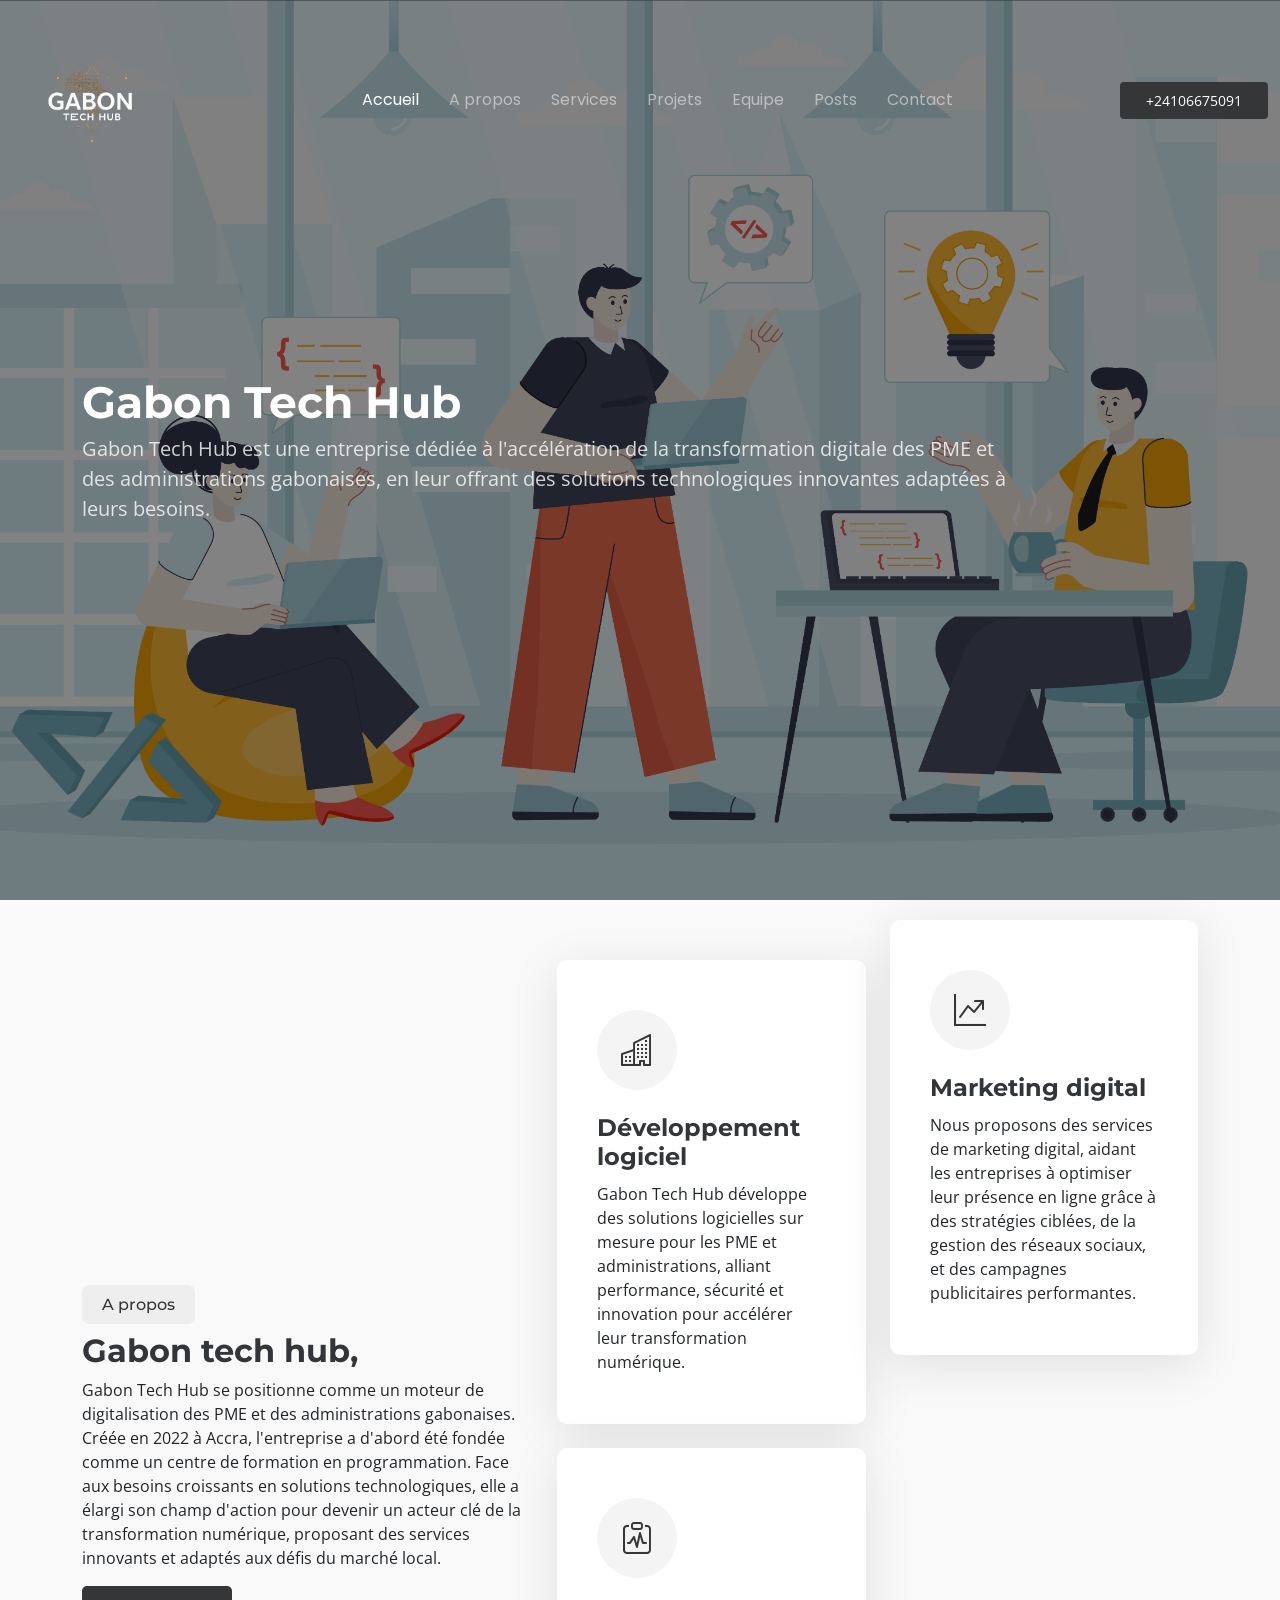
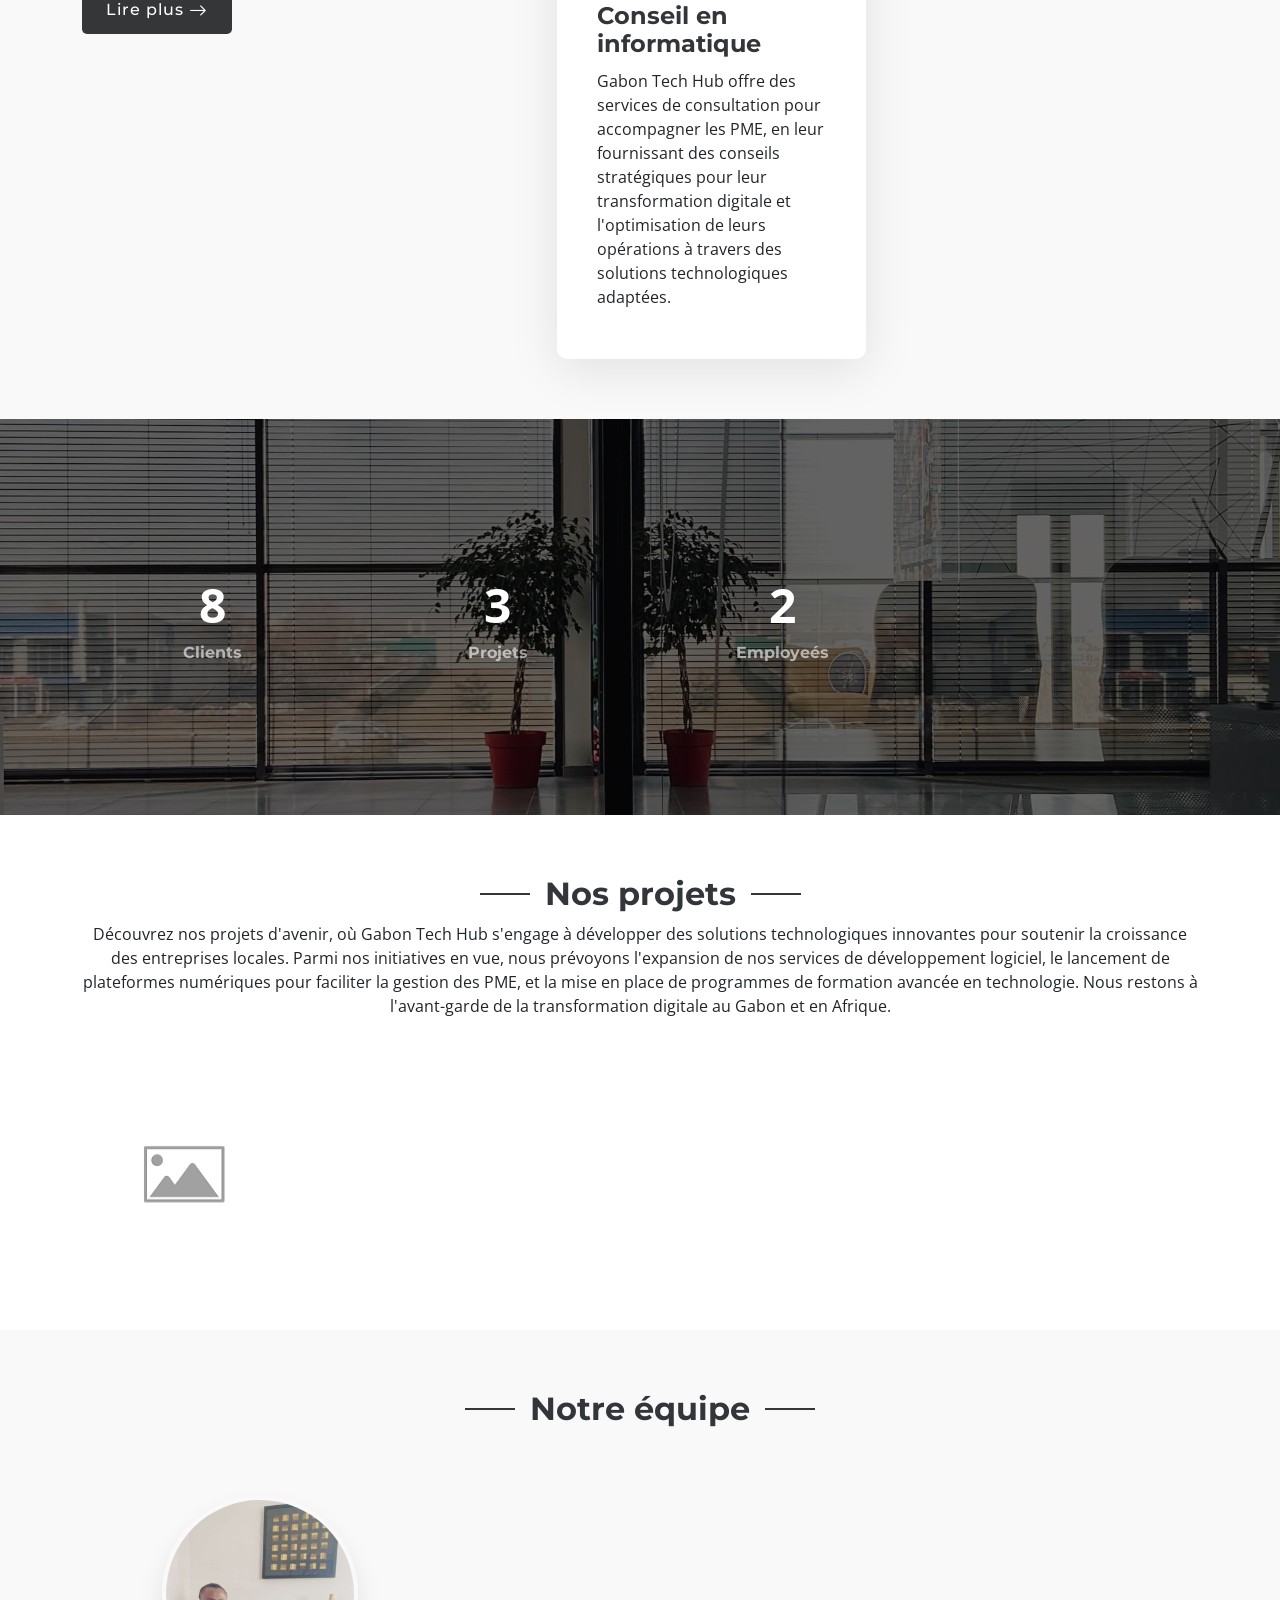
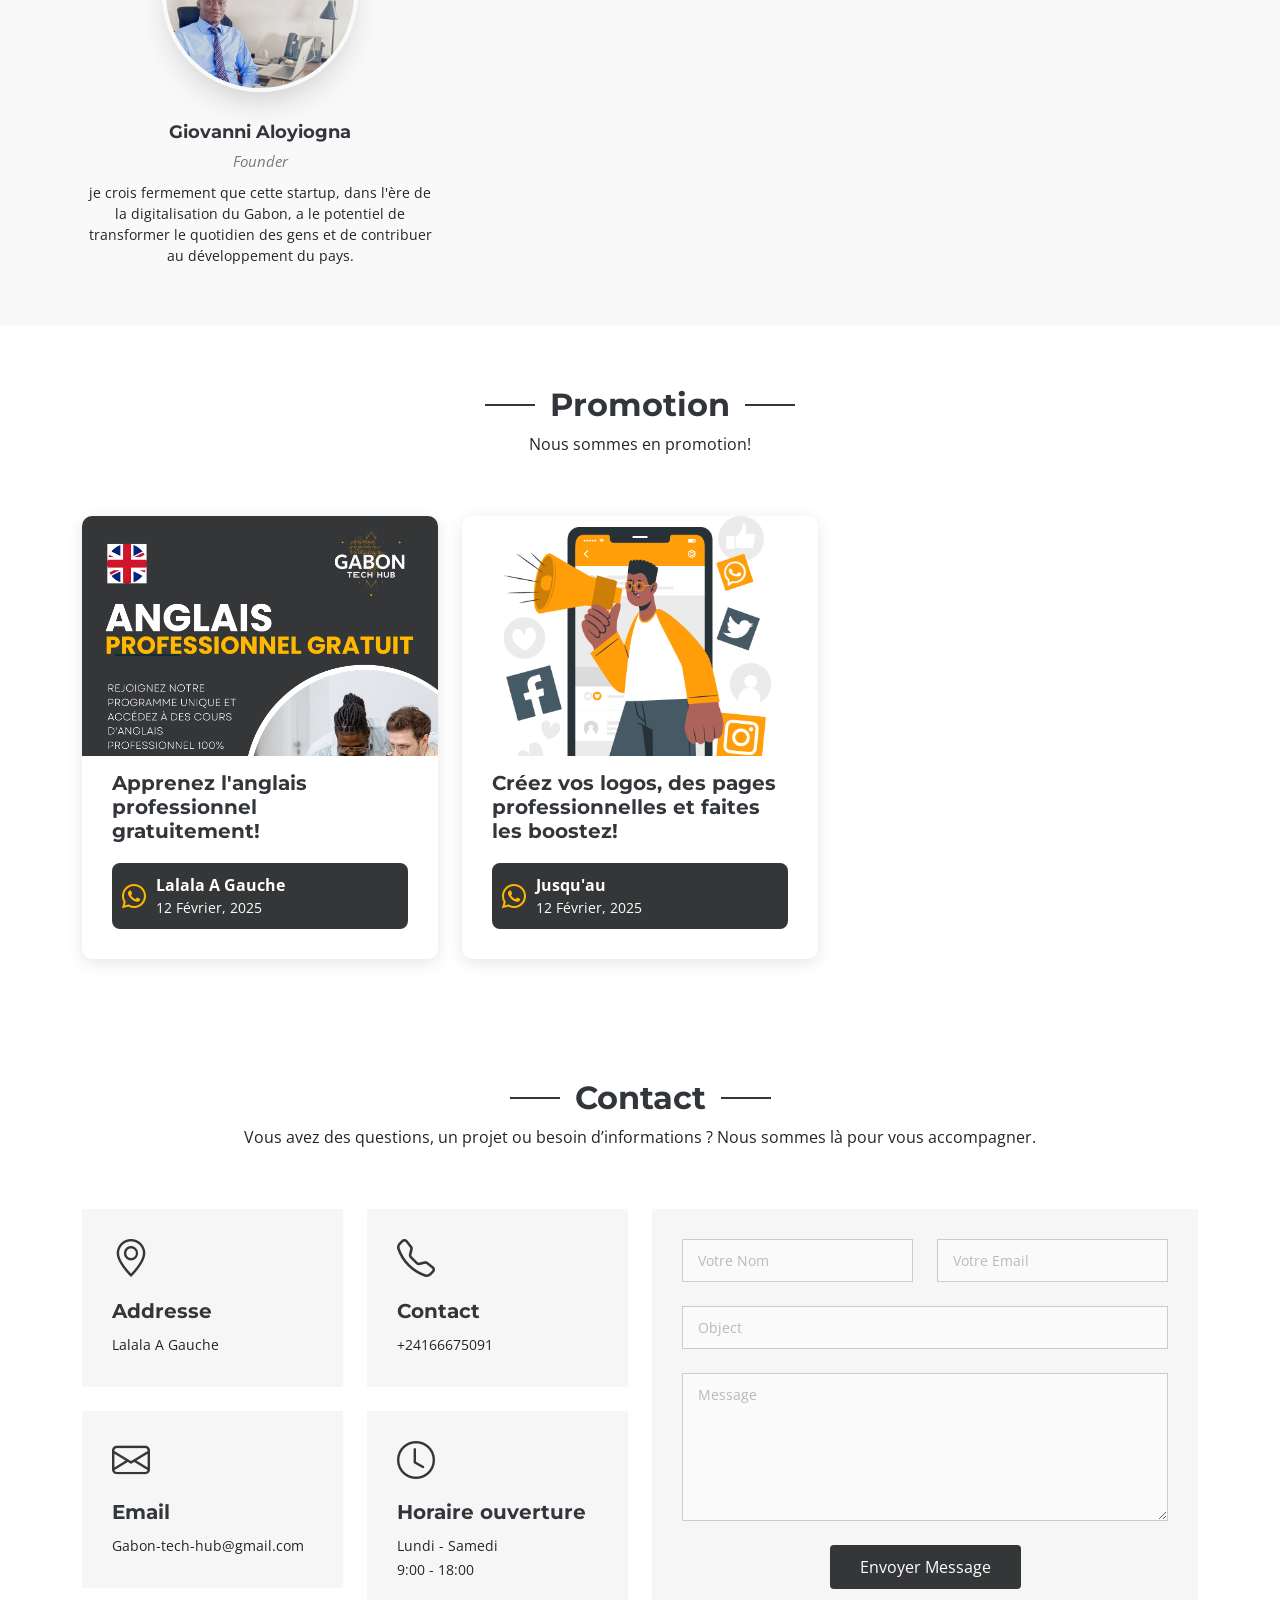
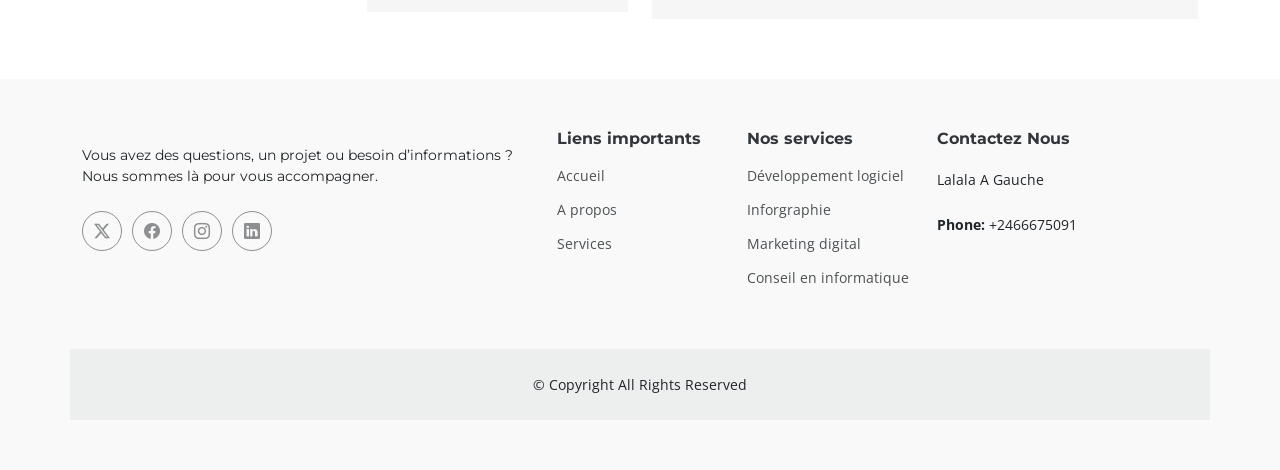
<file: index.html>
<!DOCTYPE html>
<html lang="en">
  <head>
    <meta charset="utf-8" />
    <meta content="width=device-width, initial-scale=1.0" name="viewport" />
    <title>Gabon tech hub</title>
    <meta name="description" content="" />
    <meta name="keywords" content="" />

    <!-- Favicons -->
    <link href="assets/img/favicon.png" rel="icon" />
    <link href="assets/img/apple-touch-icon.png" rel="apple-touch-icon" />

    <!-- Fonts -->
    <link href="https://fonts.googleapis.com" rel="preconnect" />
    <link href="https://fonts.gstatic.com" rel="preconnect" crossorigin />
    <link
      href="https://fonts.googleapis.com/css2?family=Open+Sans:ital,wght@0,300;0,400;0,500;0,600;0,700;0,800;1,300;1,400;1,500;1,600;1,700;1,800&family=Montserrat:ital,wght@0,100;0,200;0,300;0,400;0,500;0,600;0,700;0,800;0,900;1,100;1,200;1,300;1,400;1,500;1,600;1,700;1,800;1,900&family=Poppins:ital,wght@0,100;0,200;0,300;0,400;0,500;0,600;0,700;0,800;0,900;1,100;1,200;1,300;1,400;1,500;1,600;1,700;1,800;1,900&display=swap"
      rel="stylesheet"
    />

    <!-- Vendor CSS Files -->
    <link
      href="assets/vendor/bootstrap/css/bootstrap.min.css"
      rel="stylesheet"
    />
    <link
      href="assets/vendor/bootstrap-icons/bootstrap-icons.css"
      rel="stylesheet"
    />
    <link href="assets/vendor/aos/aos.css" rel="stylesheet" />
    <link
      href="assets/vendor/glightbox/css/glightbox.min.css"
      rel="stylesheet"
    />
    <link href="assets/vendor/swiper/swiper-bundle.min.css" rel="stylesheet" />

    <!-- Main CSS File -->
    <link href="assets/css/main.css" rel="stylesheet" />
    <style>
      .d-flex a:hover {
        color: #0d6efd; /* Change icon color on hover */
        transform: scale(1.1); /* Slight zoom effect */
        transition: 0.3s ease-in-out;
      }
    </style>
    
    <!-- =======================================================
  * Template Name: Append
  * Template URL: https://bootstrapmade.com/append-bootstrap-website-template/
  * Updated: Aug 07 2024 with Bootstrap v5.3.3
  * Author: BootstrapMade.com
  * License: https://bootstrapmade.com/license/
  ======================================================== -->
  </head>

  <body class="index-page">
    <header id="header" class="header d-flex align-items-center fixed-top">
      <div
        class="container-fluid position-relative d-flex align-items-center justify-content-between"
      >
        <a
          href="index.html"
          class="logo d-flex align-items-center me-auto me-xl-0"
        >
          <!-- Uncomment the line below if you also wish to use an image logo -->
          <img
            src="./assets/img/logo2.png"
            alt=""
            srcset=""
            class="img-fluid"
            style="
              max-width: 100%;
              max-height: 100%;
              width: 10rem;
              height: 10rem;
            "
          />
        </a>

        <nav id="navmenu" class="navmenu">
          <ul>
            <li><a href="index.html#hero" class="active">Accueil</a></li>
            <li><a href="index.html#about">A propos</a></li>
            <li><a href="index.html#services">Services</a></li>
            <li><a href="index.html#portfolio">Projets</a></li>
            <!-- <li><a href="index.html#pricing">Pricing</a></li> -->
            <li><a href="index.html#team">Equipe</a></li>
            <li><a href="#">Posts</a></li>
            <!-- <li class="dropdown">
              <a href="#"
                ><span>Dropdown</span>
                <i class="bi bi-chevron-down toggle-dropdown"></i
              ></a>
              <ul>
                <li><a href="#">Dropdown 1</a></li>
                <li class="dropdown">
                  <a href="#"
                    ><span>Deep Dropdown</span>
                    <i class="bi bi-chevron-down toggle-dropdown"></i
                  ></a>
                  <ul>
                    <li><a href="#">Deep Dropdown 1</a></li>
                    <li><a href="#">Deep Dropdown 2</a></li>
                    <li><a href="#">Deep Dropdown 3</a></li>
                    <li><a href="#">Deep Dropdown 4</a></li>
                    <li><a href="#">Deep Dropdown 5</a></li>
                  </ul>
                </li>
                <li><a href="#">Dropdown 2</a></li>
                <li><a href="#">Dropdown 3</a></li>
                <li><a href="#">Dropdown 4</a></li>
              </ul>
            </li> -->
            <li><a href="index.html#contact">Contact</a></li>
          </ul>
          <i class="mobile-nav-toggle d-xl-none bi bi-list"></i>
        </nav>

        <a class="btn-getstarted" href="https://wa.me/24166675091" target="_blank">+24106675091</a>
      </div>
    </header>

    <main class="main">
      <!-- Hero Section -->
      <section id="hero" class="hero section dark-background">
        <img src="assets/img/developers-team.webp" alt="" data-aos="fade-in" />

        <div class="container">
          <div class="row">
            <div class="col-lg-10">
              <h2 data-aos="fade-up" data-aos-delay="100">Gabon Tech Hub</h2>
              <p data-aos="fade-up" data-aos-delay="200">
                Gabon Tech Hub est une entreprise dédiée à l'accélération de la
                transformation digitale des PME et des administrations
                gabonaises, en leur offrant des solutions technologiques
                innovantes adaptées à leurs besoins.
              </p>
            </div>

            <div class="col-lg-5" data-aos="fade-up" data-aos-delay="300">
              
              <!-- <form
                action="forms/newsletter.php"
                method="post"
                class="php-email-form"
              >
                <div class="sign-up-form">
                  <input type="email" name="email" /><input
                    type="submit"
                    value="Subscribe"
                  />
                </div>
                <div class="loading">Loading</div>
                <div class="error-message"></div>
                <div class="sent-message">
                  Your subscription request has been sent. Thank you!
                </div>
              </form> -->
            </div>
          </div>
        </div>
      </section>
      <!-- /Hero Section -->

      <!-- Clients Section -->
     
      <!-- /Clients Section -->

      <!-- About Section -->
      <section id="about" class="about section light-background">
        <div class="container" data-aos="fade-up" data-aos-delay="100">
          <div class="row align-items-xl-center gy-5">
            <div class="col-xl-5 content">
              <h3>A propos</h3>
              <h2>Gabon tech hub,</h2>
              <p data-aos="fade-up" data-aos-delay="200">
                Gabon Tech Hub se positionne comme un moteur de digitalisation des PME et des administrations gabonaises. Créée en 2022 à Accra, l'entreprise a d'abord été fondée comme un centre de formation en programmation. Face aux besoins croissants en solutions technologiques, elle a élargi son champ d'action pour devenir un acteur clé de la transformation numérique, proposant des services innovants et adaptés aux défis du marché local.
              </p>
              
              <a href="#" class="read-more"
                ><span>Lire plus</span><i class="bi bi-arrow-right"></i
              ></a>
            </div>

            <div class="col-xl-7">
              <div class="row gy-4 icon-boxes">
                <div class="col-md-6" data-aos="fade-up" data-aos-delay="200">
                  <div class="icon-box">
                    <i class="bi bi-buildings"></i>
                    <h3>Développement logiciel</h3>
                    <p>
                      Gabon Tech Hub développe des solutions logicielles sur mesure pour les PME et administrations, alliant performance, 
                      sécurité et innovation pour accélérer leur transformation numérique.
                    </p>
                  </div>
                </div>
                <!-- End Icon Box -->

                <div class="col-md-6" data-aos="fade-up" data-aos-delay="300">
                  <div class="icon-box">
                    
                    <i class="bi bi-graph-up-arrow"></i>
                    <h3>Marketing digital</h3>
                    <p>
                      Nous proposons des services de marketing digital, aidant les entreprises à optimiser leur présence en ligne grâce à des stratégies ciblées, de la gestion des réseaux sociaux, et des campagnes publicitaires performantes.
                    </p>
                  </div>
                </div>
                <!-- End Icon Box -->

                <!-- <div class="col-md-6" data-aos="fade-up" data-aos-delay="400">
                  <div class="icon-box">
                    <i class="bi bi-command"></i>
                    <h3>Veniam omnis</h3>
                    <p>
                      Omnis perferendis molestias culpa sed. Recusandae quas
                      possimus. Quod consequatur corrupti
                    </p>
                  </div>
                </div> -->
                <!-- End Icon Box -->

                <div class="col-md-6" data-aos="fade-up" data-aos-delay="500">
                  <div class="icon-box">
                    <i class="bi bi-clipboard-pulse"></i>
                    <h3>Conseil en informatique</h3>
                    <p>
                      Gabon Tech Hub offre des services de consultation pour accompagner les PME, en leur fournissant des conseils stratégiques pour leur transformation digitale et l'optimisation de leurs opérations à travers des solutions technologiques adaptées.
                    </p>
                  </div>
                </div>
                <!-- End Icon Box -->
              </div>
            </div>
          </div>
        </div>
      </section>
      <!-- /About Section -->

      <!-- Stats Section -->
      <section id="stats" class="stats section dark-background">
        <img src="assets/img/stats-bg.jpg" alt="" data-aos="fade-in" />

        <div
          class="container position-relative"
          data-aos="fade-up"
          data-aos-delay="100"
        >
          <div class="row gy-4">
            <div class="col-lg-3 col-md-6">
              <div class="stats-item text-center w-100 h-100">
                <span
                  data-purecounter-start="0"
                  data-purecounter-end="10"
                  data-purecounter-duration="1"
                  class="purecounter"
                ></span>
                <p>Clients</p>
              </div>
            </div>
            <!-- End Stats Item -->

            <div class="col-lg-3 col-md-6">
              <div class="stats-item text-center w-100 h-100">
                <span
                  data-purecounter-start="0"
                  data-purecounter-end="4"
                  data-purecounter-duration="1"
                  class="purecounter"
                ></span>
                <p>Projets</p>
              </div>
            </div>
            <!-- End Stats Item -->

            
            <!-- End Stats Item -->

            <div class="col-lg-3 col-md-6">
              <div class="stats-item text-center w-100 h-100">
                <span
                  data-purecounter-start="0"
                  data-purecounter-end="3"
                  data-purecounter-duration="1"
                  class="purecounter"
                ></span>
                <p>Employeés</p>
              </div>
            </div>
            <!-- End Stats Item -->
          </div>
        </div>
      </section>
      <!-- /Stats Section -->


    

      <!-- Portfolio Section -->
      <section id="portfolio" class="portfolio section">
        <!-- Section Title -->
        <div class="container section-title" data-aos="fade-up">
          <h2>Nos projets</h2>
          <p>
            Découvrez nos projets d'avenir, où Gabon Tech Hub s'engage à développer des solutions technologiques innovantes pour soutenir la croissance des entreprises locales. Parmi nos initiatives en vue, nous prévoyons l'expansion de nos services de développement logiciel, le lancement de plateformes numériques pour faciliter la gestion des PME, et la mise en place de programmes de formation avancée en technologie.
             Nous restons à l'avant-garde de la transformation digitale au Gabon et en Afrique.
          </p>
        </div>
        <!-- End Section Title -->

        <div class="container">
          <div
            class="isotope-layout"
            data-default-filter="*"
            data-layout="masonry"
            data-sort="original-order"
          >
            <!-- <ul
              class="portfolio-filters isotope-filters"
              data-aos="fade-up"
              data-aos-delay="100"
            >
              <li data-filter="*" class="filter-active">All</li>
              <li data-filter=".filter-app">App</li>
              <li data-filter=".filter-product">Card</li>
              <li data-filter=".filter-branding">Web</li>
            </ul> -->
            <!-- End Portfolio Filters -->

            <div
              class="row gy-4 isotope-container"
              data-aos="fade-up"
              data-aos-delay="200"
            >
             
              

            

            


            



              <div
                class="col-lg-4 col-md-6 portfolio-item isotope-item filter-branding"
              >
                <img
                  src="assets/img/projet.png"
                  class="img-fluid"
                  alt=""
                />
                <div class="portfolio-info">
                  <h4>Lancement bientôt</h4>
<p>Une application innovante qui va améliorer le quotidien des apprenants.</p>

                  <!-- <a
                    href="assets/img/masonry-portfolio/masonry-portfolio-9.jpg"
                    title="Branding 2"
                    data-gallery="portfolio-gallery-branding"
                    class="glightbox preview-link"
                    ><i class="bi bi-zoom-in"></i
                  ></a> -->
                  <!-- <a
                    href="portfolio-details.html"
                    title="More Details"
                    class="details-link"
                    ><i class="bi bi-link-45deg"></i
                  ></a> -->
                </div>
              </div>
              <!-- End Portfolio Item -->
            </div>
            <!-- End Portfolio Container -->
          </div>
        </div>
      </section>
      <!-- /Portfolio Section -->

    

    

      <!-- Team Section -->
      <section id="team" class="team section light-background">
        <!-- Section Title -->
        <div class="container section-title" data-aos="fade-up">
          <h2>Notre équipe</h2>
          <!-- <p>
            Necessitatibus eius consequatur ex aliquid fuga eum quidem sint
            consectetur velit
          </p> -->
        </div>
        <!-- End Section Title -->

        <div class="container">
          <div class="row gy-5">
            <div
              class="col-lg-4 col-md-6 member"
              data-aos="fade-up"
              data-aos-delay="100"
            >
              <div class="member-img">
                <img
                  src="assets/img/team/Gio.jpeg"
                  class="img-fluid"
                  alt=""
                />
                <div class="social">
                  <a href="#"><i class="bi bi-twitter-x"></i></a>
                  <a href="#"><i class="bi bi-facebook"></i></a>
                  <a href="#"><i class="bi bi-instagram"></i></a>
                  <a href="#"><i class="bi bi-linkedin"></i></a>
                </div>
              </div>
              <div class="member-info text-center">
                <h4>Giovanni Aloyiogna</h4>
                <span>Founder</span>
                <p>
                  je crois fermement que cette startup, dans l'ère de la digitalisation du Gabon, a le potentiel de transformer le quotidien des gens et de contribuer au développement du pays.
                </p>
              </div>
            </div>
            <!-- End Team Member -->

            <!-- <div
              class="col-lg-4 col-md-6 member"
              data-aos="fade-up"
              data-aos-delay="200"
            >
              <div class="member-img">
                <img
                  src="assets/img/team/team-2.jpg"
                  class="img-fluid"
                  alt=""
                />
                <div class="social">
                  <a href="#"><i class="bi bi-twitter-x"></i></a>
                  <a href="#"><i class="bi bi-facebook"></i></a>
                  <a href="#"><i class="bi bi-instagram"></i></a>
                  <a href="#"><i class="bi bi-linkedin"></i></a>
                </div>
              </div>
              <div class="member-info text-center">
                <h4>Sarah Jhonson</h4>
                <span>Product Manager</span>
                <p>
                  Labore ipsam sit consequatur exercitationem rerum laboriosam
                  laudantium aut quod dolores exercitationem ut
                </p>
              </div>
            </div> -->
            <!-- End Team Member -->

           
            

           
            <!-- End Team Member -->
          </div>
        </div>
      </section>
      <!-- /Team Section -->

      

    

      <!-- Recent Posts Section -->
      <section id="recent-posts" class="recent-posts section">
        <!-- Section Title -->
        <div class="container section-title" data-aos="fade-up">
          <h2>Promotion</h2>
          <p>
           Nous sommes en promotion!
          </p>
        </div>

        
        <div class="container ">
          <div class="row">
            
  
              <div class="col-lg-4">
                <article>
    
                  <div class="post-img">
                    <img src="assets/img/anglais.png" alt="" class="img-fluid">
                  </div>
    
                
    
                  <h2 class="title">
                    <a href="">Apprenez l'anglais professionnel gratuitement!</a>
                  </h2>
    
                  <div class="d-flex align-items-center" style="background-color:  #353638; border-radius: 8px; padding: 10px; gap: 10px;">
                    
                    <a href="https://wa.me/24166675091" target="_blank" style="text-decoration: none; color:  #ffb801; font-size: 1.5rem;">
                      <i class="bi bi-whatsapp"></i>
                    </a>
                    <div class="post-meta" style="color: #fff;">
                      <p class="post-author" style="margin: 0; font-weight: bold;">Lalala A Gauche</p>
                      <p class="post-date" style="margin: 0; font-size: 0.9rem;">
                        <time datetime="2022-01-01" style="color: #fff;">12 Février, 2025</time>
                      </p>
                    </div>
                  </div>
                  
    
                </article>
              </div><!-- End post list item -->
    
            
    
              <div class="col-lg-4">
                <article>
    
                  <div class="post-img">
                    <img src="assets/img/boost1.png" alt="" class="img-fluid">
                  </div>
    
                
    
                  <h2 class="title">
                    <a href="">Créez vos logos, des pages professionnelles et faites les boostez!</a>
                  </h2>
    
                  <div class="d-flex align-items-center" style="background-color:  #353638; border-radius: 8px; padding: 10px; gap: 10px;">
                    
                    <a href="https://wa.me/24166675091" target="_blank" style="text-decoration: none; color:  #ffb801; font-size: 1.5rem;">
                      <i class="bi bi-whatsapp"></i>
                    </a>
                    <div class="post-meta" style="color: #fff;">
                      <p class="post-author" style="margin: 0; font-weight: bold;">Jusqu'au</p>
                      <p class="post-date" style="margin: 0; font-size: 0.9rem;">
                        <time datetime="2022-01-01" style="color: #fff;">12 Février, 2025</time>
                      </p>
                    </div>
                  </div>
                  
    
                </article>
              </div><!-- End post list item -->
    
            
    
             
    
    
          
          </div>
        </div>
      </section>
      <!-- /Recent Posts Section -->

      <!-- Contact Section -->
      <section id="contact" class="contact section">
        <!-- Section Title -->
        <div class="container section-title" data-aos="fade-up">
          <h2>Contact</h2>
          <p>
            Vous avez des questions, un projet ou besoin d’informations ? Nous sommes là pour vous accompagner.
          </p>
        </div>
        <!-- End Section Title -->

        <div class="container" data-aos="fade-up" data-aos-delay="100">
          <div class="row gy-4">
            <div class="col-lg-6">
              <div class="row gy-4">
                <div class="col-md-6">
                  <div class="info-item" data-aos="fade" data-aos-delay="200">
                    <i class="bi bi-geo-alt"></i>
                    <h3>Addresse</h3>
                    <p>Lalala A Gauche</p>
                   
                  </div>
                </div>
                <!-- End Info Item -->

                <div class="col-md-6">
                  <div class="info-item" data-aos="fade" data-aos-delay="300">
                    <i class="bi bi-telephone"></i>
                    <h3>Contact</h3>
                    <p>+24166675091</p>
                    
                  </div>
                </div>
                <!-- End Info Item -->

                <div class="col-md-6">
                  <div class="info-item" data-aos="fade" data-aos-delay="400">
                    <i class="bi bi-envelope"></i>
                    <h3>Email </h3>
                    
                    <p>Gabon-tech-hub@gmail.com</p>
                  </div>
                </div>
                <!-- End Info Item -->

                <div class="col-md-6">
                  <div class="info-item" data-aos="fade" data-aos-delay="500">
                    <i class="bi bi-clock"></i>
                    <h3>Horaire ouverture</h3>
                    <p>Lundi - Samedi</p>
                    <p>9:00 - 18:00</p>
                  </div>
                </div>
                <!-- End Info Item -->
              </div>
            </div>

            <div class="col-lg-6">
              <form
                action="forms/contact.php"
                method="post"
                class="php-email-form"
                data-aos="fade-up"
                data-aos-delay="200"
              >
                <div class="row gy-4">
                  <div class="col-md-6">
                    <input
                      type="text"
                      name="name"
                      class="form-control"
                      placeholder="Votre Nom"
                      required=""
                    />
                  </div>

                  <div class="col-md-6">
                    <input
                      type="email"
                      class="form-control"
                      name="email"
                      placeholder="Votre Email"
                      required=""
                    />
                  </div>

                  <div class="col-12">
                    <input
                      type="text"
                      class="form-control"
                      name="Object"
                      placeholder="Object"
                      required=""
                    />
                  </div>

                  <div class="col-12">
                    <textarea
                      class="form-control"
                      name="message"
                      rows="6"
                      placeholder="Message"
                      required=""
                    ></textarea>
                  </div>

                  <div class="col-12 text-center">
                    <div class="loading">Loading</div>
                    <div class="error-message"></div>
                    <div class="sent-message">
                      Your message has been sent. Thank you!
                    </div>

                    <button type="submit">Envoyer Message</button>
                  </div>
                </div>
              </form>
            </div>
            <!-- End Contact Form -->
          </div>
        </div>
      </section>
      <!-- /Contact Section -->
    </main>

    <footer id="footer" class="footer position-relative light-background">
      <div class="container footer-top">
        <div class="row gy-4">
          <div class="col-lg-5 col-md-12 footer-about">
            
            <p>
              <p>
                Vous avez des questions, un projet ou besoin d’informations ? Nous sommes là pour vous accompagner.
              </p>
            </p>
            <div class="social-links d-flex mt-4">
              <a href=""><i class="bi bi-twitter-x"></i></a>
              <a href=""><i class="bi bi-facebook"></i></a>
              <a href=""><i class="bi bi-instagram"></i></a>
              <a href=""><i class="bi bi-linkedin"></i></a>
            </div>
          </div>

          <div class="col-lg-2 col-6 footer-links">
            <h4>Liens importants</h4>
            <ul>
              <li><a href="#">Accueil</a></li>
              <li><a href="#">A propos </a></li>
              <li><a href="#">Services</a></li>
             
            </ul>
          </div>

          <div class="col-lg-2 col-6 footer-links">
            <h4>Nos services</h4>
            <ul>
              <li><a href="#">Développement logiciel</a></li>
              <li><a href="#">Inforgraphie</a></li>
              <li><a href="#">Marketing digital</a></li>
              <li><a href="#">Conseil en informatique</a></li>
             
            </ul>
          </div>

          <div
            class="col-lg-3 col-md-12 footer-contact text-center text-md-start"
          >
            <h4>Contactez Nous</h4>
            <p>Lalala A Gauche</p>
            
            <p class="mt-4">
              <strong>Phone:</strong> <span>+2466675091</span>
            </p>
            <!-- <p><strong>Email:</strong> <span>info@example.com</span></p> -->
          </div>
        </div>
      </div>

      <div class="container copyright text-center mt-4">
        <p>
          © <span>Copyright</span> <strong class="sitename"></strong>
          <span>All Rights Reserved</span>
        </p>
       
      </div>
    </footer>

    <!-- Scroll Top -->
    <a
      href="#"
      id="scroll-top"
      class="scroll-top d-flex align-items-center justify-content-center"
      ><i class="bi bi-arrow-up-short"></i
    ></a>

    <!-- Preloader -->
    <div id="preloader"></div>

    <!-- Vendor JS Files -->
    <script src="assets/vendor/bootstrap/js/bootstrap.bundle.min.js"></script>
    <script src="assets/vendor/php-email-form/validate.js"></script>
    <script src="assets/vendor/aos/aos.js"></script>
    <script src="assets/vendor/glightbox/js/glightbox.min.js"></script>
    <script src="assets/vendor/purecounter/purecounter_vanilla.js"></script>
    <script src="assets/vendor/imagesloaded/imagesloaded.pkgd.min.js"></script>
    <script src="assets/vendor/isotope-layout/isotope.pkgd.min.js"></script>
    <script src="assets/vendor/swiper/swiper-bundle.min.js"></script>

    <!-- Main JS File -->
    <script src="assets/js/main.js"></script>
  </body>
</html>
</file>
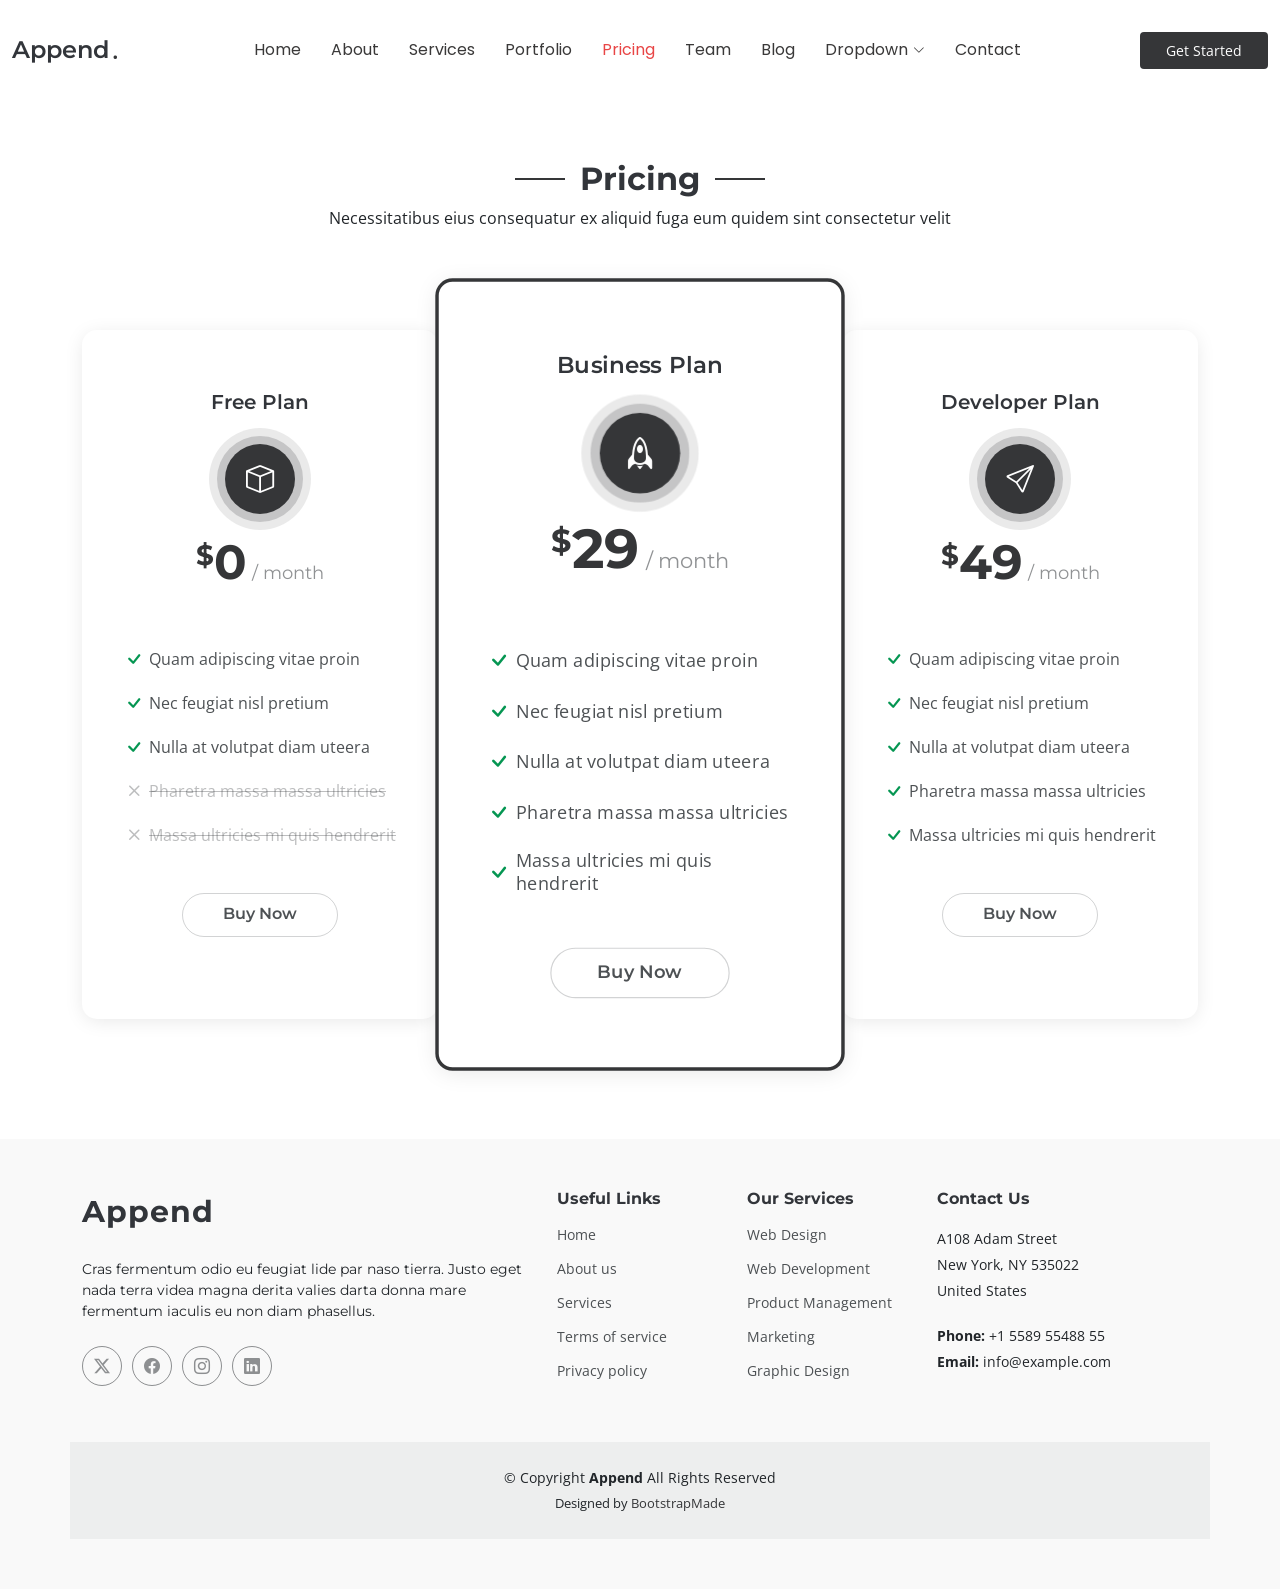
<file: blog-details.html>
<!DOCTYPE html>
<html lang="en">
  <head>
    <meta charset="utf-8" />
    <meta content="width=device-width, initial-scale=1.0" name="viewport" />
    <title>Blog Details - Append Bootstrap Template</title>
    <meta name="description" content="" />
    <meta name="keywords" content="" />

    <!-- Favicons -->
    <link href="assets/img/favicon.png" rel="icon" />
    <link href="assets/img/apple-touch-icon.png" rel="apple-touch-icon" />

    <!-- Fonts -->
    <link href="https://fonts.googleapis.com" rel="preconnect" />
    <link href="https://fonts.gstatic.com" rel="preconnect" crossorigin />
    <link
      href="https://fonts.googleapis.com/css2?family=Open+Sans:ital,wght@0,300;0,400;0,500;0,600;0,700;0,800;1,300;1,400;1,500;1,600;1,700;1,800&family=Montserrat:ital,wght@0,100;0,200;0,300;0,400;0,500;0,600;0,700;0,800;0,900;1,100;1,200;1,300;1,400;1,500;1,600;1,700;1,800;1,900&family=Poppins:ital,wght@0,100;0,200;0,300;0,400;0,500;0,600;0,700;0,800;0,900;1,100;1,200;1,300;1,400;1,500;1,600;1,700;1,800;1,900&display=swap"
      rel="stylesheet"
    />

    <!-- Vendor CSS Files -->
    <link
      href="assets/vendor/bootstrap/css/bootstrap.min.css"
      rel="stylesheet"
    />
    <link
      href="assets/vendor/bootstrap-icons/bootstrap-icons.css"
      rel="stylesheet"
    />
    <link href="assets/vendor/aos/aos.css" rel="stylesheet" />
    <link
      href="assets/vendor/glightbox/css/glightbox.min.css"
      rel="stylesheet"
    />
    <link href="assets/vendor/swiper/swiper-bundle.min.css" rel="stylesheet" />

    <!-- Main CSS File -->
    <link href="assets/css/main.css" rel="stylesheet" />

    <!-- =======================================================
  * Template Name: Append
  * Template URL: https://bootstrapmade.com/append-bootstrap-website-template/
  * Updated: Aug 07 2024 with Bootstrap v5.3.3
  * Author: BootstrapMade.com
  * License: https://bootstrapmade.com/license/
  ======================================================== -->
  </head>

  <body class="blog-details-page">
    <header id="header" class="header d-flex align-items-center sticky-top">
      <div
        class="container-fluid position-relative d-flex align-items-center justify-content-between"
      >
        <a
          href="index.html"
          class="logo d-flex align-items-center me-auto me-xl-0"
        >
          <!-- Uncomment the line below if you also wish to use an image logo -->
          <!-- <img src="assets/img/logo.png" alt=""> -->
          <h1 class="sitename">Append</h1>
          <span>.</span>
        </a>

        <nav id="navmenu" class="navmenu">
          <ul>
            <li><a href="index.html#hero">Home</a></li>
            <li><a href="index.html#about">About</a></li>
            <li><a href="index.html#services">Services</a></li>
            <li><a href="index.html#portfolio">Portfolio</a></li>
            <li><a href="index.html#pricing">Pricing</a></li>
            <li><a href="index.html#team">Team</a></li>
            <li><a href="blog.html">Blog</a></li>
            <li class="dropdown">
              <a href="#"
                ><span>Dropdown</span>
                <i class="bi bi-chevron-down toggle-dropdown"></i
              ></a>
              <ul>
                <li><a href="#">Dropdown 1</a></li>
                <li class="dropdown">
                  <a href="#"
                    ><span>Deep Dropdown</span>
                    <i class="bi bi-chevron-down toggle-dropdown"></i
                  ></a>
                  <ul>
                    <li><a href="#">Deep Dropdown 1</a></li>
                    <li><a href="#">Deep Dropdown 2</a></li>
                    <li><a href="#">Deep Dropdown 3</a></li>
                    <li><a href="#">Deep Dropdown 4</a></li>
                    <li><a href="#">Deep Dropdown 5</a></li>
                  </ul>
                </li>
                <li><a href="#">Dropdown 2</a></li>
                <li><a href="#">Dropdown 3</a></li>
                <li><a href="#">Dropdown 4</a></li>
              </ul>
            </li>
            <li><a href="index.html#contact">Contact</a></li>
          </ul>
          <i class="mobile-nav-toggle d-xl-none bi bi-list"></i>
        </nav>

        <a class="btn-getstarted" href="index.html#about">Get Started</a>
      </div>
    </header>

    <main class="main">
      <!-- Pricing Section -->
      <section id="pricing" class="pricing section">
        <!-- Section Title -->
        <div class="container section-title" data-aos="fade-up">
          <h2>Pricing</h2>
          <p>
            Necessitatibus eius consequatur ex aliquid fuga eum quidem sint
            consectetur velit
          </p>
        </div>
        <!-- End Section Title -->

        <div class="container" data-aos="zoom-in" data-aos-delay="100">
          <div class="row g-4">
            <div class="col-lg-4">
              <div class="pricing-item">
                <h3>Free Plan</h3>
                <div class="icon">
                  <i class="bi bi-box"></i>
                </div>
                <h4><sup>$</sup>0<span> / month</span></h4>
                <ul>
                  <li>
                    <i class="bi bi-check"></i>
                    <span>Quam adipiscing vitae proin</span>
                  </li>
                  <li>
                    <i class="bi bi-check"></i>
                    <span>Nec feugiat nisl pretium</span>
                  </li>
                  <li>
                    <i class="bi bi-check"></i>
                    <span>Nulla at volutpat diam uteera</span>
                  </li>
                  <li class="na">
                    <i class="bi bi-x"></i>
                    <span>Pharetra massa massa ultricies</span>
                  </li>
                  <li class="na">
                    <i class="bi bi-x"></i>
                    <span>Massa ultricies mi quis hendrerit</span>
                  </li>
                </ul>
                <div class="text-center">
                  <a href="#" class="buy-btn">Buy Now</a>
                </div>
              </div>
            </div>
            <!-- End Pricing Item -->

            <div class="col-lg-4">
              <div class="pricing-item featured">
                <h3>Business Plan</h3>
                <div class="icon">
                  <i class="bi bi-rocket"></i>
                </div>

                <h4><sup>$</sup>29<span> / month</span></h4>
                <ul>
                  <li>
                    <i class="bi bi-check"></i>
                    <span>Quam adipiscing vitae proin</span>
                  </li>
                  <li>
                    <i class="bi bi-check"></i>
                    <span>Nec feugiat nisl pretium</span>
                  </li>
                  <li>
                    <i class="bi bi-check"></i>
                    <span>Nulla at volutpat diam uteera</span>
                  </li>
                  <li>
                    <i class="bi bi-check"></i>
                    <span>Pharetra massa massa ultricies</span>
                  </li>
                  <li>
                    <i class="bi bi-check"></i>
                    <span>Massa ultricies mi quis hendrerit</span>
                  </li>
                </ul>
                <div class="text-center">
                  <a href="#" class="buy-btn">Buy Now</a>
                </div>
              </div>
            </div>
            <!-- End Pricing Item -->

            <div class="col-lg-4">
              <div class="pricing-item">
                <h3>Developer Plan</h3>
                <div class="icon">
                  <i class="bi bi-send"></i>
                </div>
                <h4><sup>$</sup>49<span> / month</span></h4>
                <ul>
                  <li>
                    <i class="bi bi-check"></i>
                    <span>Quam adipiscing vitae proin</span>
                  </li>
                  <li>
                    <i class="bi bi-check"></i>
                    <span>Nec feugiat nisl pretium</span>
                  </li>
                  <li>
                    <i class="bi bi-check"></i>
                    <span>Nulla at volutpat diam uteera</span>
                  </li>
                  <li>
                    <i class="bi bi-check"></i>
                    <span>Pharetra massa massa ultricies</span>
                  </li>
                  <li>
                    <i class="bi bi-check"></i>
                    <span>Massa ultricies mi quis hendrerit</span>
                  </li>
                </ul>
                <div class="text-center">
                  <a href="#" class="buy-btn">Buy Now</a>
                </div>
              </div>
            </div>
            <!-- End Pricing Item -->
          </div>
        </div>
      </section>
      <!-- /Pricing Section -->
    </main>

    <footer id="footer" class="footer position-relative light-background">
      <div class="container footer-top">
        <div class="row gy-4">
          <div class="col-lg-5 col-md-12 footer-about">
            <a href="index.html" class="logo d-flex align-items-center">
              <span class="sitename">Append</span>
            </a>
            <p>
              Cras fermentum odio eu feugiat lide par naso tierra. Justo eget
              nada terra videa magna derita valies darta donna mare fermentum
              iaculis eu non diam phasellus.
            </p>
            <div class="social-links d-flex mt-4">
              <a href=""><i class="bi bi-twitter-x"></i></a>
              <a href=""><i class="bi bi-facebook"></i></a>
              <a href=""><i class="bi bi-instagram"></i></a>
              <a href=""><i class="bi bi-linkedin"></i></a>
            </div>
          </div>

          <div class="col-lg-2 col-6 footer-links">
            <h4>Useful Links</h4>
            <ul>
              <li><a href="#">Home</a></li>
              <li><a href="#">About us</a></li>
              <li><a href="#">Services</a></li>
              <li><a href="#">Terms of service</a></li>
              <li><a href="#">Privacy policy</a></li>
            </ul>
          </div>

          <div class="col-lg-2 col-6 footer-links">
            <h4>Our Services</h4>
            <ul>
              <li><a href="#">Web Design</a></li>
              <li><a href="#">Web Development</a></li>
              <li><a href="#">Product Management</a></li>
              <li><a href="#">Marketing</a></li>
              <li><a href="#">Graphic Design</a></li>
            </ul>
          </div>

          <div
            class="col-lg-3 col-md-12 footer-contact text-center text-md-start"
          >
            <h4>Contact Us</h4>
            <p>A108 Adam Street</p>
            <p>New York, NY 535022</p>
            <p>United States</p>
            <p class="mt-4">
              <strong>Phone:</strong> <span>+1 5589 55488 55</span>
            </p>
            <p><strong>Email:</strong> <span>info@example.com</span></p>
          </div>
        </div>
      </div>

      <div class="container copyright text-center mt-4">
        <p>
          © <span>Copyright</span> <strong class="sitename">Append</strong>
          <span>All Rights Reserved</span>
        </p>
        <div class="credits">
          <!-- All the links in the footer should remain intact. -->
          <!-- You can delete the links only if you've purchased the pro version. -->
          <!-- Licensing information: https://bootstrapmade.com/license/ -->
          <!-- Purchase the pro version with working PHP/AJAX contact form: [buy-url] -->
          Designed by <a href="https://bootstrapmade.com/">BootstrapMade</a>
        </div>
      </div>
    </footer>

    <!-- Scroll Top -->
    <a
      href="#"
      id="scroll-top"
      class="scroll-top d-flex align-items-center justify-content-center"
      ><i class="bi bi-arrow-up-short"></i
    ></a>

    <!-- Preloader -->
    <div id="preloader"></div>

    <!-- Vendor JS Files -->
    <script src="assets/vendor/bootstrap/js/bootstrap.bundle.min.js"></script>
    <script src="assets/vendor/php-email-form/validate.js"></script>
    <script src="assets/vendor/aos/aos.js"></script>
    <script src="assets/vendor/glightbox/js/glightbox.min.js"></script>
    <script src="assets/vendor/purecounter/purecounter_vanilla.js"></script>
    <script src="assets/vendor/imagesloaded/imagesloaded.pkgd.min.js"></script>
    <script src="assets/vendor/isotope-layout/isotope.pkgd.min.js"></script>
    <script src="assets/vendor/swiper/swiper-bundle.min.js"></script>

    <!-- Main JS File -->
    <script src="assets/js/main.js"></script>
  </body>
</html>
</file>
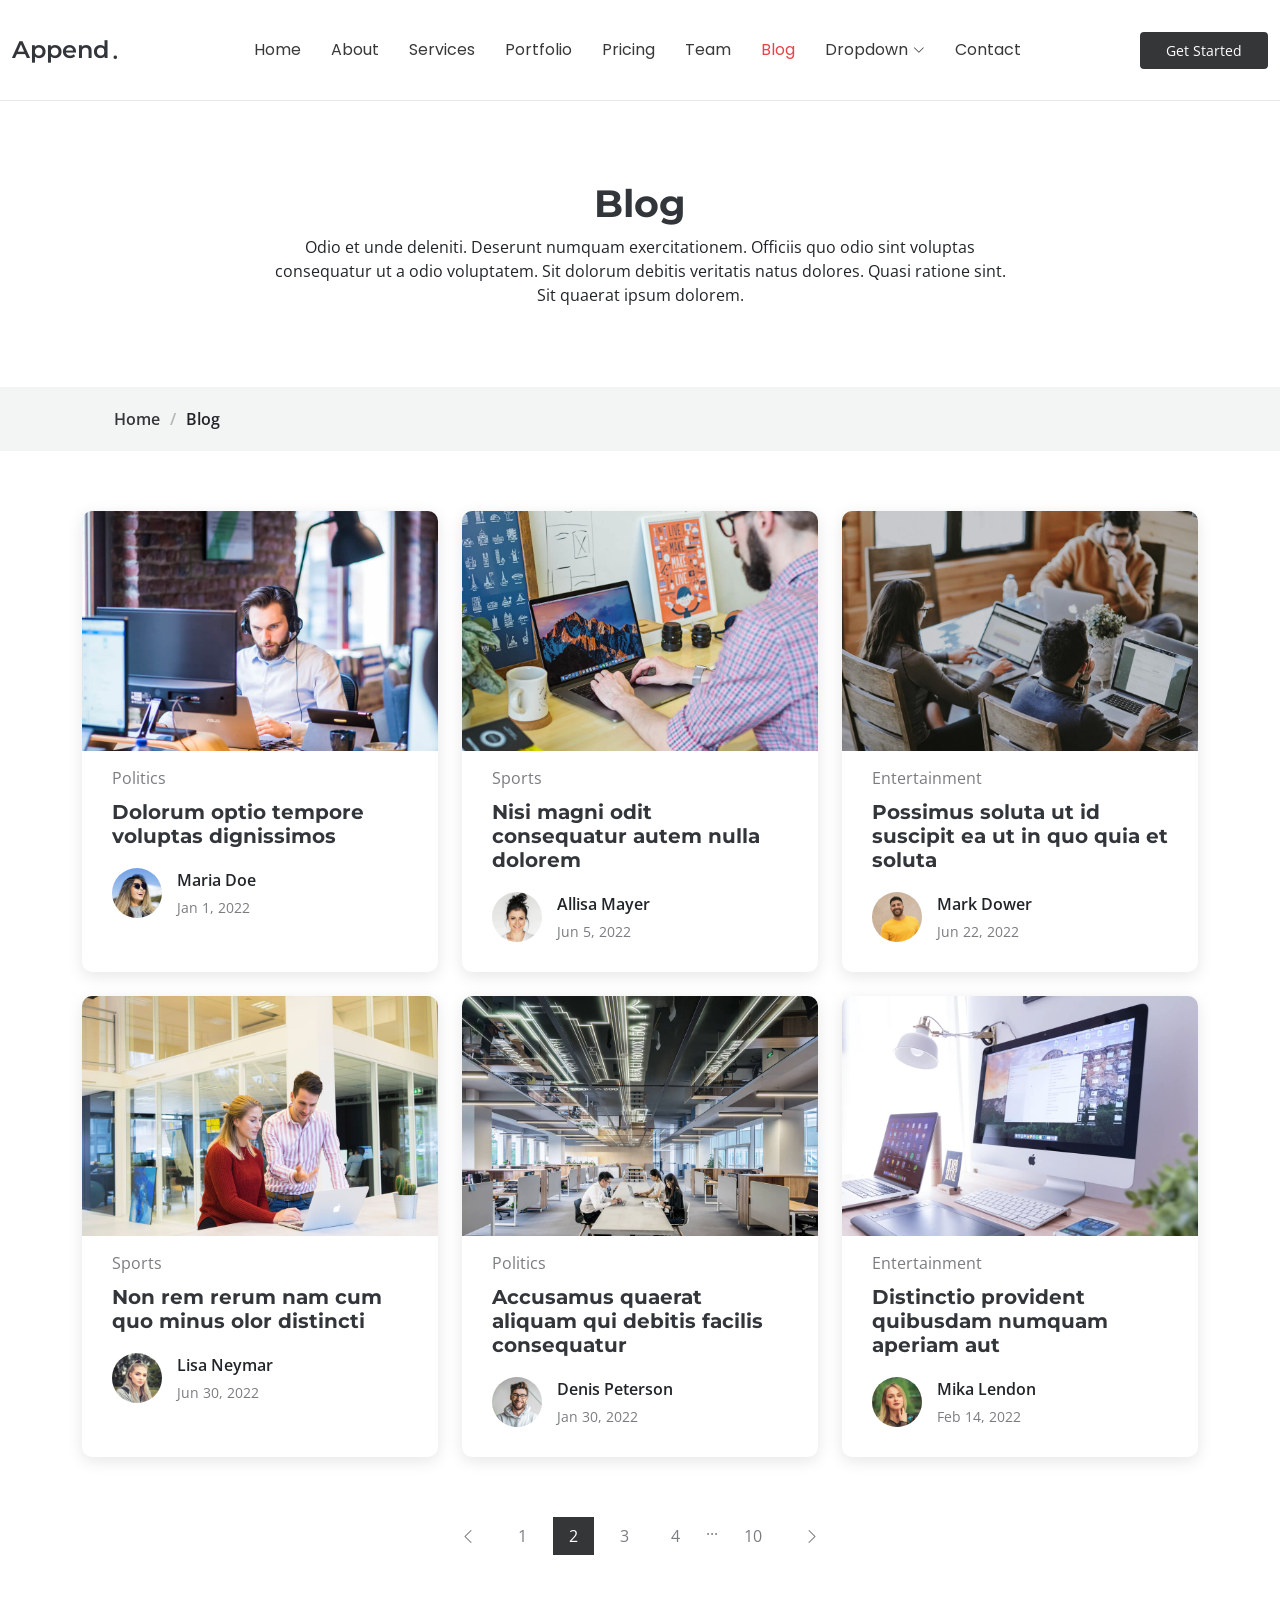
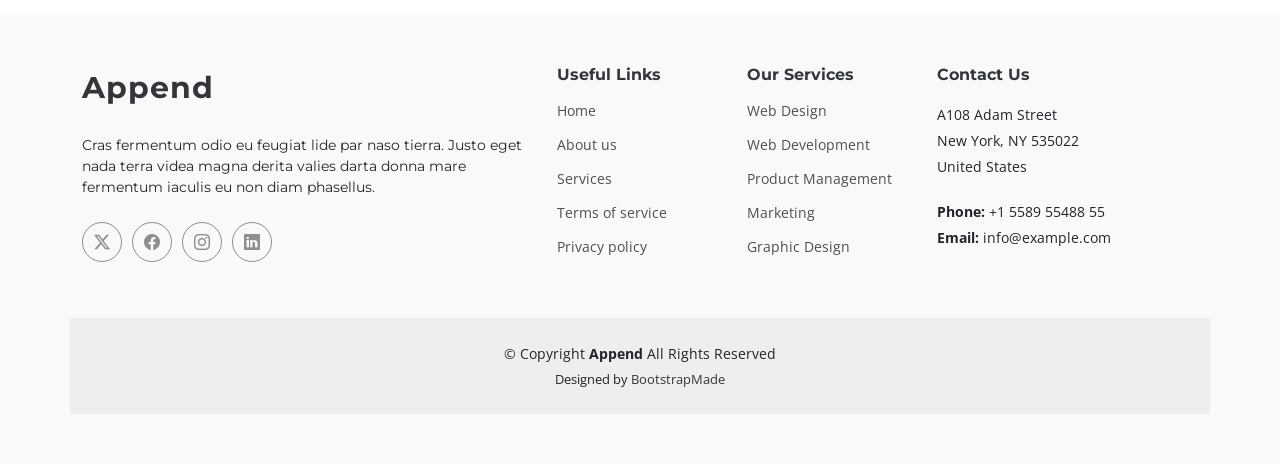
<file: blog.html>
<!DOCTYPE html>
<html lang="en">

<head>
  <meta charset="utf-8">
  <meta content="width=device-width, initial-scale=1.0" name="viewport">
  <title>Blog - Append Bootstrap Template</title>
  <meta name="description" content="">
  <meta name="keywords" content="">

  <!-- Favicons -->
  <link href="assets/img/favicon.png" rel="icon">
  <link href="assets/img/apple-touch-icon.png" rel="apple-touch-icon">

  <!-- Fonts -->
  <link href="https://fonts.googleapis.com" rel="preconnect">
  <link href="https://fonts.gstatic.com" rel="preconnect" crossorigin>
  <link href="https://fonts.googleapis.com/css2?family=Open+Sans:ital,wght@0,300;0,400;0,500;0,600;0,700;0,800;1,300;1,400;1,500;1,600;1,700;1,800&family=Montserrat:ital,wght@0,100;0,200;0,300;0,400;0,500;0,600;0,700;0,800;0,900;1,100;1,200;1,300;1,400;1,500;1,600;1,700;1,800;1,900&family=Poppins:ital,wght@0,100;0,200;0,300;0,400;0,500;0,600;0,700;0,800;0,900;1,100;1,200;1,300;1,400;1,500;1,600;1,700;1,800;1,900&display=swap" rel="stylesheet">

  <!-- Vendor CSS Files -->
  <link href="assets/vendor/bootstrap/css/bootstrap.min.css" rel="stylesheet">
  <link href="assets/vendor/bootstrap-icons/bootstrap-icons.css" rel="stylesheet">
  <link href="assets/vendor/aos/aos.css" rel="stylesheet">
  <link href="assets/vendor/glightbox/css/glightbox.min.css" rel="stylesheet">
  <link href="assets/vendor/swiper/swiper-bundle.min.css" rel="stylesheet">

  <!-- Main CSS File -->
  <link href="assets/css/main.css" rel="stylesheet">

  <!-- =======================================================
  * Template Name: Append
  * Template URL: https://bootstrapmade.com/append-bootstrap-website-template/
  * Updated: Aug 07 2024 with Bootstrap v5.3.3
  * Author: BootstrapMade.com
  * License: https://bootstrapmade.com/license/
  ======================================================== -->
</head>

<body class="blog-page">

  <header id="header" class="header d-flex align-items-center sticky-top">
    <div class="container-fluid position-relative d-flex align-items-center justify-content-between">

      <a href="index.html" class="logo d-flex align-items-center me-auto me-xl-0">
        <!-- Uncomment the line below if you also wish to use an image logo -->
        <!-- <img src="assets/img/logo.png" alt=""> -->
        <h1 class="sitename">Append</h1><span>.</span>
      </a>

      <nav id="navmenu" class="navmenu">
        <ul>
          <li><a href="index.html#hero">Home</a></li>
          <li><a href="index.html#about">About</a></li>
          <li><a href="index.html#services">Services</a></li>
          <li><a href="index.html#portfolio">Portfolio</a></li>
          <li><a href="index.html#pricing">Pricing</a></li>
          <li><a href="index.html#team">Team</a></li>
          <li><a href="blog.html" class="active">Blog</a></li>
          <li class="dropdown"><a href="#"><span>Dropdown</span> <i class="bi bi-chevron-down toggle-dropdown"></i></a>
            <ul>
              <li><a href="#">Dropdown 1</a></li>
              <li class="dropdown"><a href="#"><span>Deep Dropdown</span> <i class="bi bi-chevron-down toggle-dropdown"></i></a>
                <ul>
                  <li><a href="#">Deep Dropdown 1</a></li>
                  <li><a href="#">Deep Dropdown 2</a></li>
                  <li><a href="#">Deep Dropdown 3</a></li>
                  <li><a href="#">Deep Dropdown 4</a></li>
                  <li><a href="#">Deep Dropdown 5</a></li>
                </ul>
              </li>
              <li><a href="#">Dropdown 2</a></li>
              <li><a href="#">Dropdown 3</a></li>
              <li><a href="#">Dropdown 4</a></li>
            </ul>
          </li>
          <li><a href="index.html#contact">Contact</a></li>
        </ul>
        <i class="mobile-nav-toggle d-xl-none bi bi-list"></i>
      </nav>

      <a class="btn-getstarted" href="index.html#about">Get Started</a>

    </div>
  </header>

  <main class="main">

    <!-- Page Title -->
    <div class="page-title" data-aos="fade">
      <div class="heading">
        <div class="container">
          <div class="row d-flex justify-content-center text-center">
            <div class="col-lg-8">
              <h1>Blog</h1>
              <p class="mb-0">Odio et unde deleniti. Deserunt numquam exercitationem. Officiis quo odio sint voluptas consequatur ut a odio voluptatem. Sit dolorum debitis veritatis natus dolores. Quasi ratione sint. Sit quaerat ipsum dolorem.</p>
            </div>
          </div>
        </div>
      </div>
      <nav class="breadcrumbs">
        <div class="container">
          <ol>
            <li><a href="index.html">Home</a></li>
            <li class="current">Blog</li>
          </ol>
        </div>
      </nav>
    </div><!-- End Page Title -->

    <!-- Blog Posts Section -->
    <section id="blog-posts" class="blog-posts section">

      <div class="container">
        <div class="row gy-4">

          <div class="col-lg-4">
            <article>

              <div class="post-img">
                <img src="assets/img/blog/blog-1.jpg" alt="" class="img-fluid">
              </div>

              <p class="post-category">Politics</p>

              <h2 class="title">
                <a href="blog-details.html">Dolorum optio tempore voluptas dignissimos</a>
              </h2>

              <div class="d-flex align-items-center">
                <img src="assets/img/blog/blog-author.jpg" alt="" class="img-fluid post-author-img flex-shrink-0">
                <div class="post-meta">
                  <p class="post-author">Maria Doe</p>
                  <p class="post-date">
                    <time datetime="2022-01-01">Jan 1, 2022</time>
                  </p>
                </div>
              </div>

            </article>
          </div><!-- End post list item -->

          <div class="col-lg-4">
            <article>

              <div class="post-img">
                <img src="assets/img/blog/blog-2.jpg" alt="" class="img-fluid">
              </div>

              <p class="post-category">Sports</p>

              <h2 class="title">
                <a href="blog-details.html">Nisi magni odit consequatur autem nulla dolorem</a>
              </h2>

              <div class="d-flex align-items-center">
                <img src="assets/img/blog/blog-author-2.jpg" alt="" class="img-fluid post-author-img flex-shrink-0">
                <div class="post-meta">
                  <p class="post-author">Allisa Mayer</p>
                  <p class="post-date">
                    <time datetime="2022-01-01">Jun 5, 2022</time>
                  </p>
                </div>
              </div>

            </article>
          </div><!-- End post list item -->

          <div class="col-lg-4">
            <article>

              <div class="post-img">
                <img src="assets/img/blog/blog-3.jpg" alt="" class="img-fluid">
              </div>

              <p class="post-category">Entertainment</p>

              <h2 class="title">
                <a href="blog-details.html">Possimus soluta ut id suscipit ea ut in quo quia et soluta</a>
              </h2>

              <div class="d-flex align-items-center">
                <img src="assets/img/blog/blog-author-3.jpg" alt="" class="img-fluid post-author-img flex-shrink-0">
                <div class="post-meta">
                  <p class="post-author">Mark Dower</p>
                  <p class="post-date">
                    <time datetime="2022-01-01">Jun 22, 2022</time>
                  </p>
                </div>
              </div>

            </article>
          </div><!-- End post list item -->

          <div class="col-lg-4">
            <article>

              <div class="post-img">
                <img src="assets/img/blog/blog-4.jpg" alt="" class="img-fluid">
              </div>

              <p class="post-category">Sports</p>

              <h2 class="title">
                <a href="blog-details.html">Non rem rerum nam cum quo minus olor distincti</a>
              </h2>

              <div class="d-flex align-items-center">
                <img src="assets/img/blog/blog-author-4.jpg" alt="" class="img-fluid post-author-img flex-shrink-0">
                <div class="post-meta">
                  <p class="post-author">Lisa Neymar</p>
                  <p class="post-date">
                    <time datetime="2022-01-01">Jun 30, 2022</time>
                  </p>
                </div>
              </div>

            </article>
          </div><!-- End post list item -->

          <div class="col-lg-4">
            <article>

              <div class="post-img">
                <img src="assets/img/blog/blog-5.jpg" alt="" class="img-fluid">
              </div>

              <p class="post-category">Politics</p>

              <h2 class="title">
                <a href="blog-details.html">Accusamus quaerat aliquam qui debitis facilis consequatur</a>
              </h2>

              <div class="d-flex align-items-center">
                <img src="assets/img/blog/blog-author-5.jpg" alt="" class="img-fluid post-author-img flex-shrink-0">
                <div class="post-meta">
                  <p class="post-author">Denis Peterson</p>
                  <p class="post-date">
                    <time datetime="2022-01-01">Jan 30, 2022</time>
                  </p>
                </div>
              </div>

            </article>
          </div><!-- End post list item -->

          <div class="col-lg-4">
            <article>

              <div class="post-img">
                <img src="assets/img/blog/blog-6.jpg" alt="" class="img-fluid">
              </div>

              <p class="post-category">Entertainment</p>

              <h2 class="title">
                <a href="blog-details.html">Distinctio provident quibusdam numquam aperiam aut</a>
              </h2>

              <div class="d-flex align-items-center">
                <img src="assets/img/blog/blog-author-6.jpg" alt="" class="img-fluid post-author-img flex-shrink-0">
                <div class="post-meta">
                  <p class="post-author">Mika Lendon</p>
                  <p class="post-date">
                    <time datetime="2022-01-01">Feb 14, 2022</time>
                  </p>
                </div>
              </div>

            </article>
          </div><!-- End post list item -->

        </div>
      </div>

    </section><!-- /Blog Posts Section -->

    <!-- Blog Pagination Section -->
    <section id="blog-pagination" class="blog-pagination section">

      <div class="container">
        <div class="d-flex justify-content-center">
          <ul>
            <li><a href="#"><i class="bi bi-chevron-left"></i></a></li>
            <li><a href="#">1</a></li>
            <li><a href="#" class="active">2</a></li>
            <li><a href="#">3</a></li>
            <li><a href="#">4</a></li>
            <li>...</li>
            <li><a href="#">10</a></li>
            <li><a href="#"><i class="bi bi-chevron-right"></i></a></li>
          </ul>
        </div>
      </div>

    </section><!-- /Blog Pagination Section -->

  </main>

  <footer id="footer" class="footer position-relative light-background">

    <div class="container footer-top">
      <div class="row gy-4">
        <div class="col-lg-5 col-md-12 footer-about">
          <a href="index.html" class="logo d-flex align-items-center">
            <span class="sitename">Append</span>
          </a>
          <p>Cras fermentum odio eu feugiat lide par naso tierra. Justo eget nada terra videa magna derita valies darta donna mare fermentum iaculis eu non diam phasellus.</p>
          <div class="social-links d-flex mt-4">
            <a href=""><i class="bi bi-twitter-x"></i></a>
            <a href=""><i class="bi bi-facebook"></i></a>
            <a href=""><i class="bi bi-instagram"></i></a>
            <a href=""><i class="bi bi-linkedin"></i></a>
          </div>
        </div>

        <div class="col-lg-2 col-6 footer-links">
          <h4>Useful Links</h4>
          <ul>
            <li><a href="#">Home</a></li>
            <li><a href="#">About us</a></li>
            <li><a href="#">Services</a></li>
            <li><a href="#">Terms of service</a></li>
            <li><a href="#">Privacy policy</a></li>
          </ul>
        </div>

        <div class="col-lg-2 col-6 footer-links">
          <h4>Our Services</h4>
          <ul>
            <li><a href="#">Web Design</a></li>
            <li><a href="#">Web Development</a></li>
            <li><a href="#">Product Management</a></li>
            <li><a href="#">Marketing</a></li>
            <li><a href="#">Graphic Design</a></li>
          </ul>
        </div>

        <div class="col-lg-3 col-md-12 footer-contact text-center text-md-start">
          <h4>Contact Us</h4>
          <p>A108 Adam Street</p>
          <p>New York, NY 535022</p>
          <p>United States</p>
          <p class="mt-4"><strong>Phone:</strong> <span>+1 5589 55488 55</span></p>
          <p><strong>Email:</strong> <span>info@example.com</span></p>
        </div>

      </div>
    </div>

    <div class="container copyright text-center mt-4">
      <p>© <span>Copyright</span> <strong class="sitename">Append</strong> <span>All Rights Reserved</span></p>
      <div class="credits">
        <!-- All the links in the footer should remain intact. -->
        <!-- You can delete the links only if you've purchased the pro version. -->
        <!-- Licensing information: https://bootstrapmade.com/license/ -->
        <!-- Purchase the pro version with working PHP/AJAX contact form: [buy-url] -->
        Designed by <a href="https://bootstrapmade.com/">BootstrapMade</a>
      </div>
    </div>

  </footer>

  <!-- Scroll Top -->
  <a href="#" id="scroll-top" class="scroll-top d-flex align-items-center justify-content-center"><i class="bi bi-arrow-up-short"></i></a>

  <!-- Preloader -->
  <div id="preloader"></div>

  <!-- Vendor JS Files -->
  <script src="assets/vendor/bootstrap/js/bootstrap.bundle.min.js"></script>
  <script src="assets/vendor/php-email-form/validate.js"></script>
  <script src="assets/vendor/aos/aos.js"></script>
  <script src="assets/vendor/glightbox/js/glightbox.min.js"></script>
  <script src="assets/vendor/purecounter/purecounter_vanilla.js"></script>
  <script src="assets/vendor/imagesloaded/imagesloaded.pkgd.min.js"></script>
  <script src="assets/vendor/isotope-layout/isotope.pkgd.min.js"></script>
  <script src="assets/vendor/swiper/swiper-bundle.min.js"></script>

  <!-- Main JS File -->
  <script src="assets/js/main.js"></script>

</body>

</html>
</file>
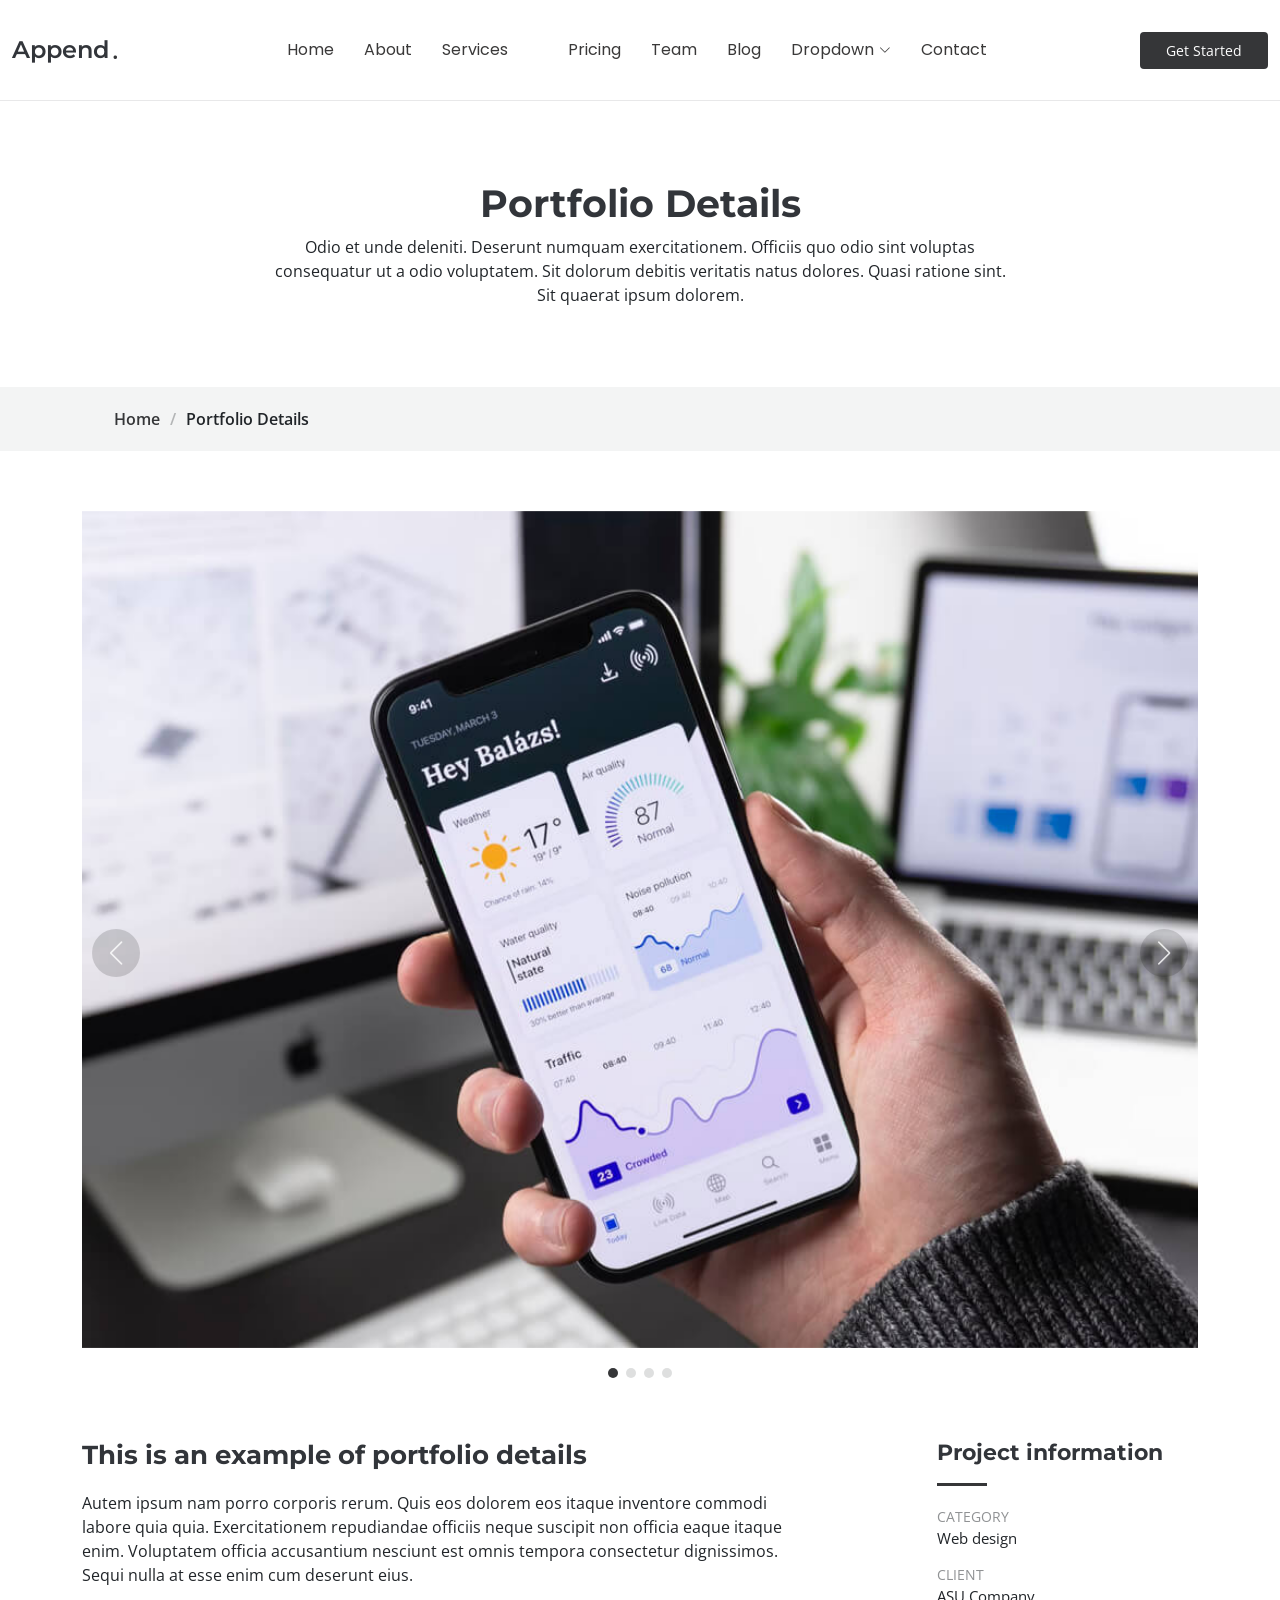
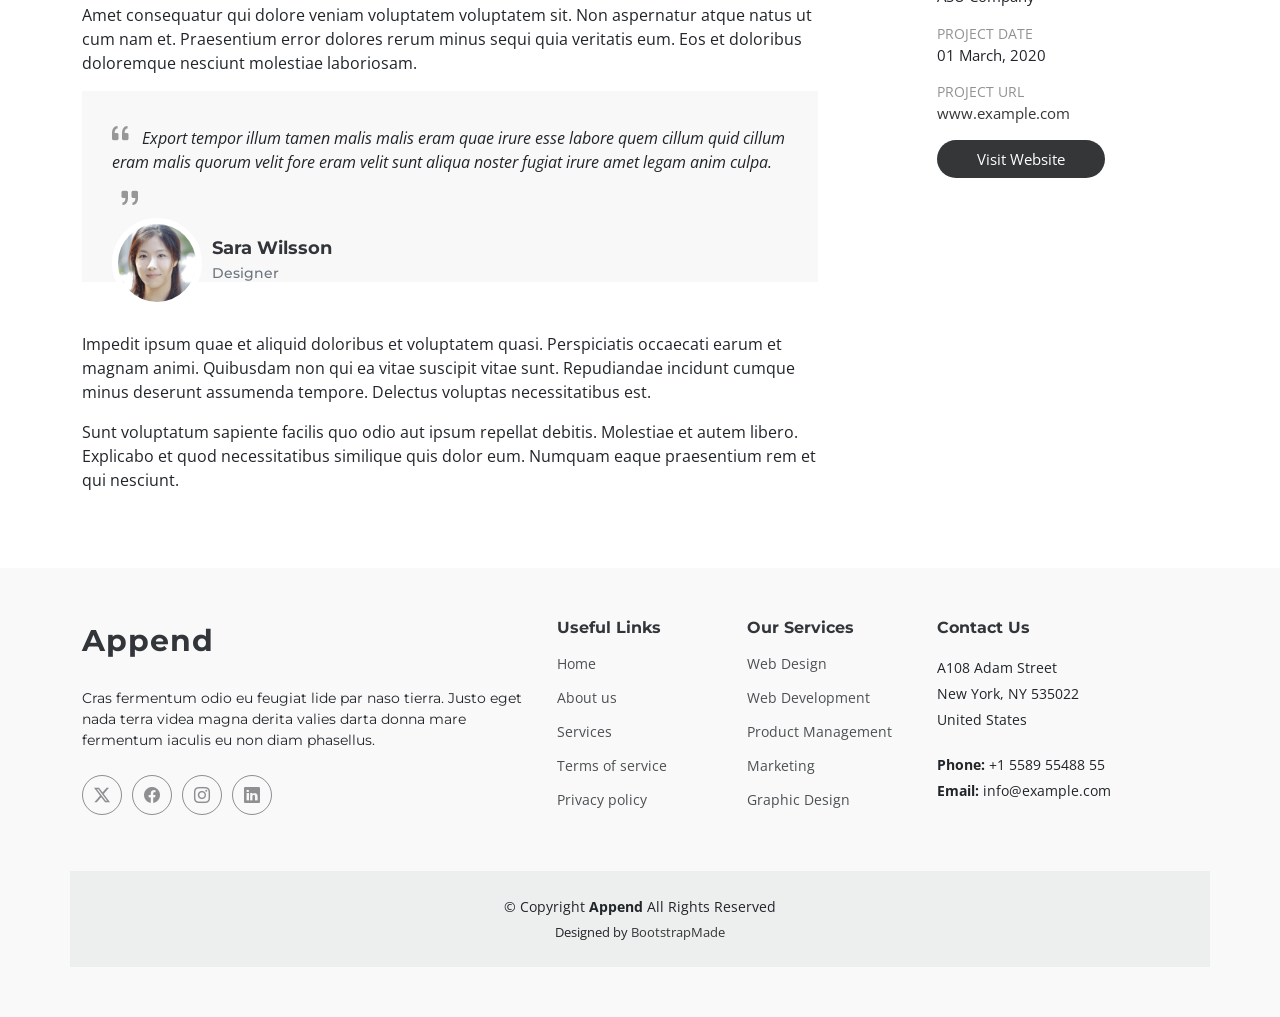
<file: portfolio-details.html>
<!DOCTYPE html>
<html lang="en">

<head>
  <meta charset="utf-8">
  <meta content="width=device-width, initial-scale=1.0" name="viewport">
  <title>Portfolio Details - Append Bootstrap Template</title>
  <meta name="description" content="">
  <meta name="keywords" content="">

  <!-- Favicons -->
  <link href="assets/img/favicon.png" rel="icon">
  <link href="assets/img/apple-touch-icon.png" rel="apple-touch-icon">

  <!-- Fonts -->
  <link href="https://fonts.googleapis.com" rel="preconnect">
  <link href="https://fonts.gstatic.com" rel="preconnect" crossorigin>
  <link href="https://fonts.googleapis.com/css2?family=Open+Sans:ital,wght@0,300;0,400;0,500;0,600;0,700;0,800;1,300;1,400;1,500;1,600;1,700;1,800&family=Montserrat:ital,wght@0,100;0,200;0,300;0,400;0,500;0,600;0,700;0,800;0,900;1,100;1,200;1,300;1,400;1,500;1,600;1,700;1,800;1,900&family=Poppins:ital,wght@0,100;0,200;0,300;0,400;0,500;0,600;0,700;0,800;0,900;1,100;1,200;1,300;1,400;1,500;1,600;1,700;1,800;1,900&display=swap" rel="stylesheet">

  <!-- Vendor CSS Files -->
  <link href="assets/vendor/bootstrap/css/bootstrap.min.css" rel="stylesheet">
  <link href="assets/vendor/bootstrap-icons/bootstrap-icons.css" rel="stylesheet">
  <link href="assets/vendor/aos/aos.css" rel="stylesheet">
  <link href="assets/vendor/glightbox/css/glightbox.min.css" rel="stylesheet">
  <link href="assets/vendor/swiper/swiper-bundle.min.css" rel="stylesheet">

  <!-- Main CSS File -->
  <link href="assets/css/main.css" rel="stylesheet">

  <!-- =======================================================
  * Template Name: Append
  * Template URL: https://bootstrapmade.com/append-bootstrap-website-template/
  * Updated: Aug 07 2024 with Bootstrap v5.3.3
  * Author: BootstrapMade.com
  * License: https://bootstrapmade.com/license/
  ======================================================== -->
</head>

<body class="portfolio-details-page">

  <header id="header" class="header d-flex align-items-center sticky-top">
    <div class="container-fluid position-relative d-flex align-items-center justify-content-between">

      <a href="index.html" class="logo d-flex align-items-center me-auto me-xl-0">
        <!-- Uncomment the line below if you also wish to use an image logo -->
        <!-- <img src="assets/img/logo.png" alt=""> -->
        <h1 class="sitename">Append</h1><span>.</span>
      </a>

      <nav id="navmenu" class="navmenu">
        <ul>
          <li><a href="index.html#hero">Home</a></li>
          <li><a href="index.html#about">About</a></li>
          <li><a href="index.html#services">Services</a></li>
          <li><a href="index.html#portfolio"></a></li>
          <li><a href="index.html#pricing">Pricing</a></li>
          <li><a href="index.html#team">Team</a></li>
          <li><a href="blog.html">Blog</a></li>
          <li class="dropdown"><a href="#"><span>Dropdown</span> <i class="bi bi-chevron-down toggle-dropdown"></i></a>
            <ul>
              <li><a href="#">Dropdown 1</a></li>
              <li class="dropdown"><a href="#"><span>Deep Dropdown</span> <i class="bi bi-chevron-down toggle-dropdown"></i></a>
                <ul>
                  <li><a href="#">Deep Dropdown 1</a></li>
                  <li><a href="#">Deep Dropdown 2</a></li>
                  <li><a href="#">Deep Dropdown 3</a></li>
                  <li><a href="#">Deep Dropdown 4</a></li>
                  <li><a href="#">Deep Dropdown 5</a></li>
                </ul>
              </li>
              <li><a href="#">Dropdown 2</a></li>
              <li><a href="#">Dropdown 3</a></li>
              <li><a href="#">Dropdown 4</a></li>
            </ul>
          </li>
          <li><a href="index.html#contact">Contact</a></li>
        </ul>
        <i class="mobile-nav-toggle d-xl-none bi bi-list"></i>
      </nav>

      <a class="btn-getstarted" href="index.html#about">Get Started</a>

    </div>
  </header>

  <main class="main">

    <!-- Page Title -->
    <div class="page-title" data-aos="fade">
      <div class="heading">
        <div class="container">
          <div class="row d-flex justify-content-center text-center">
            <div class="col-lg-8">
              <h1>Portfolio Details</h1>
              <p class="mb-0">Odio et unde deleniti. Deserunt numquam exercitationem. Officiis quo odio sint voluptas consequatur ut a odio voluptatem. Sit dolorum debitis veritatis natus dolores. Quasi ratione sint. Sit quaerat ipsum dolorem.</p>
            </div>
          </div>
        </div>
      </div>
      <nav class="breadcrumbs">
        <div class="container">
          <ol>
            <li><a href="index.html">Home</a></li>
            <li class="current">Portfolio Details</li>
          </ol>
        </div>
      </nav>
    </div><!-- End Page Title -->

    <!-- Portfolio Details Section -->
    <section id="portfolio-details" class="portfolio-details section">

      <div class="container" data-aos="fade-up">

        <div class="portfolio-details-slider swiper init-swiper">
          <script type="application/json" class="swiper-config">
            {
              "loop": true,
              "speed": 600,
              "autoplay": {
                "delay": 5000
              },
              "slidesPerView": "auto",
              "navigation": {
                "nextEl": ".swiper-button-next",
                "prevEl": ".swiper-button-prev"
              },
              "pagination": {
                "el": ".swiper-pagination",
                "type": "bullets",
                "clickable": true
              }
            }
          </script>
          <div class="swiper-wrapper align-items-center">

            <div class="swiper-slide">
              <img src="assets/img/portfolio/app-1.jpg" alt="">
            </div>

            <div class="swiper-slide">
              <img src="assets/img/portfolio/product-1.jpg" alt="">
            </div>

            <div class="swiper-slide">
              <img src="assets/img/portfolio/branding-1.jpg" alt="">
            </div>

            <div class="swiper-slide">
              <img src="assets/img/portfolio/books-1.jpg" alt="">
            </div>

          </div>
          <div class="swiper-button-prev"></div>
          <div class="swiper-button-next"></div>
          <div class="swiper-pagination"></div>
        </div>

        <div class="row justify-content-between gy-4 mt-4">

          <div class="col-lg-8" data-aos="fade-up">
            <div class="portfolio-description">
              <h2>This is an example of portfolio details</h2>
              <p>
                Autem ipsum nam porro corporis rerum. Quis eos dolorem eos itaque inventore commodi labore quia quia. Exercitationem repudiandae officiis neque suscipit non officia eaque itaque enim. Voluptatem officia accusantium nesciunt est omnis tempora consectetur dignissimos. Sequi nulla at esse enim cum deserunt eius.
              </p>
              <p>
                Amet consequatur qui dolore veniam voluptatem voluptatem sit. Non aspernatur atque natus ut cum nam et. Praesentium error dolores rerum minus sequi quia veritatis eum. Eos et doloribus doloremque nesciunt molestiae laboriosam.
              </p>

              <div class="testimonial-item">
                <p>
                  <i class="bi bi-quote quote-icon-left"></i>
                  <span>Export tempor illum tamen malis malis eram quae irure esse labore quem cillum quid cillum eram malis quorum velit fore eram velit sunt aliqua noster fugiat irure amet legam anim culpa.</span>
                  <i class="bi bi-quote quote-icon-right"></i>
                </p>
                <div>
                  <img src="assets/img/testimonials/testimonials-2.jpg" class="testimonial-img" alt="">
                  <h3>Sara Wilsson</h3>
                  <h4>Designer</h4>
                </div>
              </div>

              <p>
                Impedit ipsum quae et aliquid doloribus et voluptatem quasi. Perspiciatis occaecati earum et magnam animi. Quibusdam non qui ea vitae suscipit vitae sunt. Repudiandae incidunt cumque minus deserunt assumenda tempore. Delectus voluptas necessitatibus est.
              </p>

              <p>
                Sunt voluptatum sapiente facilis quo odio aut ipsum repellat debitis. Molestiae et autem libero. Explicabo et quod necessitatibus similique quis dolor eum. Numquam eaque praesentium rem et qui nesciunt.
              </p>

            </div>
          </div>

          <div class="col-lg-3" data-aos="fade-up" data-aos-delay="100">
            <div class="portfolio-info">
              <h3>Project information</h3>
              <ul>
                <li><strong>Category</strong> Web design</li>
                <li><strong>Client</strong> ASU Company</li>
                <li><strong>Project date</strong> 01 March, 2020</li>
                <li><strong>Project URL</strong> <a href="#">www.example.com</a></li>
                <li><a href="#" class="btn-visit align-self-start">Visit Website</a></li>
              </ul>
            </div>
          </div>

        </div>

      </div>

    </section><!-- /Portfolio Details Section -->

  </main>

  <footer id="footer" class="footer position-relative light-background">

    <div class="container footer-top">
      <div class="row gy-4">
        <div class="col-lg-5 col-md-12 footer-about">
          <a href="index.html" class="logo d-flex align-items-center">
            <span class="sitename">Append</span>
          </a>
          <p>Cras fermentum odio eu feugiat lide par naso tierra. Justo eget nada terra videa magna derita valies darta donna mare fermentum iaculis eu non diam phasellus.</p>
          <div class="social-links d-flex mt-4">
            <a href=""><i class="bi bi-twitter-x"></i></a>
            <a href=""><i class="bi bi-facebook"></i></a>
            <a href=""><i class="bi bi-instagram"></i></a>
            <a href=""><i class="bi bi-linkedin"></i></a>
          </div>
        </div>

        <div class="col-lg-2 col-6 footer-links">
          <h4>Useful Links</h4>
          <ul>
            <li><a href="#">Home</a></li>
            <li><a href="#">About us</a></li>
            <li><a href="#">Services</a></li>
            <li><a href="#">Terms of service</a></li>
            <li><a href="#">Privacy policy</a></li>
          </ul>
        </div>

        <div class="col-lg-2 col-6 footer-links">
          <h4>Our Services</h4>
          <ul>
            <li><a href="#">Web Design</a></li>
            <li><a href="#">Web Development</a></li>
            <li><a href="#">Product Management</a></li>
            <li><a href="#">Marketing</a></li>
            <li><a href="#">Graphic Design</a></li>
          </ul>
        </div>

        <div class="col-lg-3 col-md-12 footer-contact text-center text-md-start">
          <h4>Contact Us</h4>
          <p>A108 Adam Street</p>
          <p>New York, NY 535022</p>
          <p>United States</p>
          <p class="mt-4"><strong>Phone:</strong> <span>+1 5589 55488 55</span></p>
          <p><strong>Email:</strong> <span>info@example.com</span></p>
        </div>

      </div>
    </div>

    <div class="container copyright text-center mt-4">
      <p>© <span>Copyright</span> <strong class="sitename">Append</strong> <span>All Rights Reserved</span></p>
      <div class="credits">
        <!-- All the links in the footer should remain intact. -->
        <!-- You can delete the links only if you've purchased the pro version. -->
        <!-- Licensing information: https://bootstrapmade.com/license/ -->
        <!-- Purchase the pro version with working PHP/AJAX contact form: [buy-url] -->
        Designed by <a href="https://bootstrapmade.com/">BootstrapMade</a>
      </div>
    </div>

  </footer>

  <!-- Scroll Top -->
  <a href="#" id="scroll-top" class="scroll-top d-flex align-items-center justify-content-center"><i class="bi bi-arrow-up-short"></i></a>

  <!-- Preloader -->
  <div id="preloader"></div>

  <!-- Vendor JS Files -->
  <script src="assets/vendor/bootstrap/js/bootstrap.bundle.min.js"></script>
  <script src="assets/vendor/php-email-form/validate.js"></script>
  <script src="assets/vendor/aos/aos.js"></script>
  <script src="assets/vendor/glightbox/js/glightbox.min.js"></script>
  <script src="assets/vendor/purecounter/purecounter_vanilla.js"></script>
  <script src="assets/vendor/imagesloaded/imagesloaded.pkgd.min.js"></script>
  <script src="assets/vendor/isotope-layout/isotope.pkgd.min.js"></script>
  <script src="assets/vendor/swiper/swiper-bundle.min.js"></script>

  <!-- Main JS File -->
  <script src="assets/js/main.js"></script>

</body>

</html>
</file>
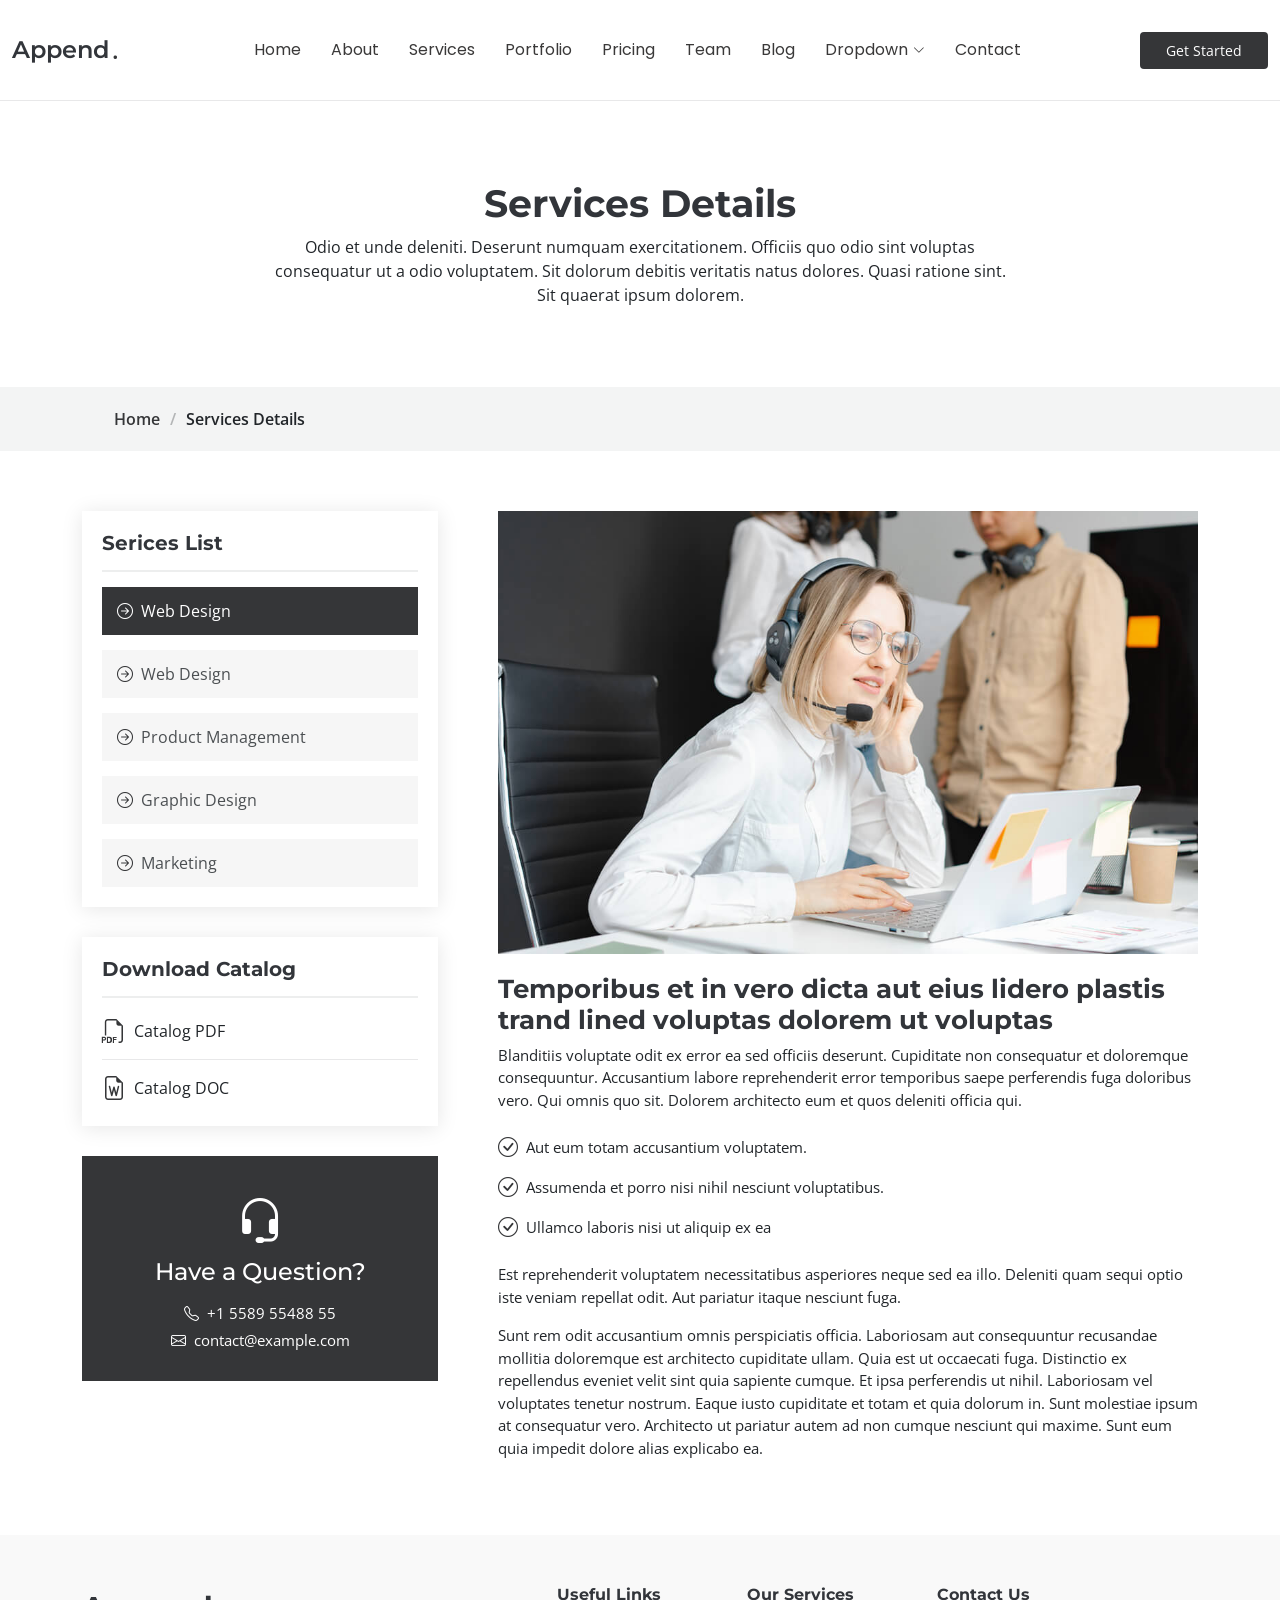
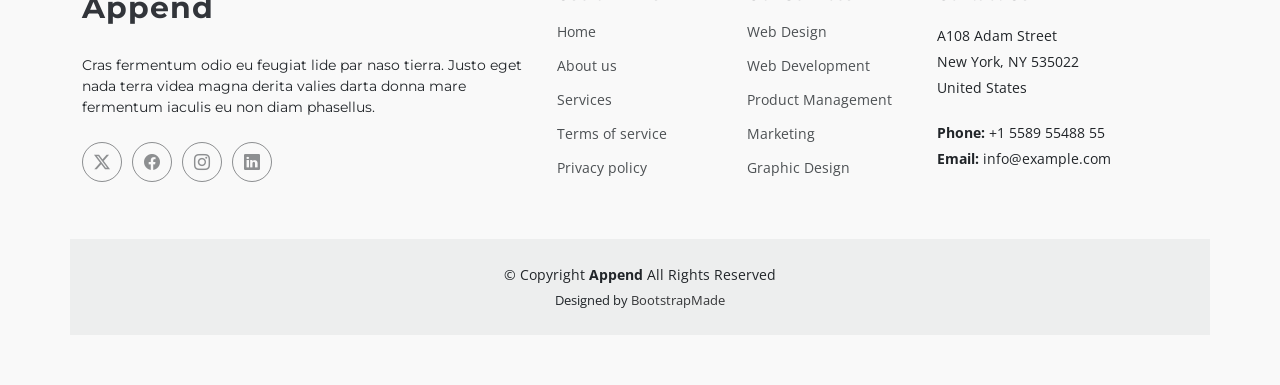
<file: services-details.html>
<!DOCTYPE html>
<html lang="en">

<head>
  <meta charset="utf-8">
  <meta content="width=device-width, initial-scale=1.0" name="viewport">
  <title>Services Details - Append Bootstrap Template</title>
  <meta name="description" content="">
  <meta name="keywords" content="">

  <!-- Favicons -->
  <link href="assets/img/favicon.png" rel="icon">
  <link href="assets/img/apple-touch-icon.png" rel="apple-touch-icon">

  <!-- Fonts -->
  <link href="https://fonts.googleapis.com" rel="preconnect">
  <link href="https://fonts.gstatic.com" rel="preconnect" crossorigin>
  <link href="https://fonts.googleapis.com/css2?family=Open+Sans:ital,wght@0,300;0,400;0,500;0,600;0,700;0,800;1,300;1,400;1,500;1,600;1,700;1,800&family=Montserrat:ital,wght@0,100;0,200;0,300;0,400;0,500;0,600;0,700;0,800;0,900;1,100;1,200;1,300;1,400;1,500;1,600;1,700;1,800;1,900&family=Poppins:ital,wght@0,100;0,200;0,300;0,400;0,500;0,600;0,700;0,800;0,900;1,100;1,200;1,300;1,400;1,500;1,600;1,700;1,800;1,900&display=swap" rel="stylesheet">

  <!-- Vendor CSS Files -->
  <link href="assets/vendor/bootstrap/css/bootstrap.min.css" rel="stylesheet">
  <link href="assets/vendor/bootstrap-icons/bootstrap-icons.css" rel="stylesheet">
  <link href="assets/vendor/aos/aos.css" rel="stylesheet">
  <link href="assets/vendor/glightbox/css/glightbox.min.css" rel="stylesheet">
  <link href="assets/vendor/swiper/swiper-bundle.min.css" rel="stylesheet">

  <!-- Main CSS File -->
  <link href="assets/css/main.css" rel="stylesheet">

  <!-- =======================================================
  * Template Name: Append
  * Template URL: https://bootstrapmade.com/append-bootstrap-website-template/
  * Updated: Aug 07 2024 with Bootstrap v5.3.3
  * Author: BootstrapMade.com
  * License: https://bootstrapmade.com/license/
  ======================================================== -->
</head>

<body class="services-details-page">

  <header id="header" class="header d-flex align-items-center sticky-top">
    <div class="container-fluid position-relative d-flex align-items-center justify-content-between">

      <a href="index.html" class="logo d-flex align-items-center me-auto me-xl-0">
        <!-- Uncomment the line below if you also wish to use an image logo -->
        <!-- <img src="assets/img/logo.png" alt=""> -->
        <h1 class="sitename">Append</h1><span>.</span>
      </a>

      <nav id="navmenu" class="navmenu">
        <ul>
          <li><a href="index.html#hero">Home</a></li>
          <li><a href="index.html#about">About</a></li>
          <li><a href="index.html#services">Services</a></li>
          <li><a href="index.html#portfolio">Portfolio</a></li>
          <li><a href="index.html#pricing">Pricing</a></li>
          <li><a href="index.html#team">Team</a></li>
          <li><a href="blog.html">Blog</a></li>
          <li class="dropdown"><a href="#"><span>Dropdown</span> <i class="bi bi-chevron-down toggle-dropdown"></i></a>
            <ul>
              <li><a href="#">Dropdown 1</a></li>
              <li class="dropdown"><a href="#"><span>Deep Dropdown</span> <i class="bi bi-chevron-down toggle-dropdown"></i></a>
                <ul>
                  <li><a href="#">Deep Dropdown 1</a></li>
                  <li><a href="#">Deep Dropdown 2</a></li>
                  <li><a href="#">Deep Dropdown 3</a></li>
                  <li><a href="#">Deep Dropdown 4</a></li>
                  <li><a href="#">Deep Dropdown 5</a></li>
                </ul>
              </li>
              <li><a href="#">Dropdown 2</a></li>
              <li><a href="#">Dropdown 3</a></li>
              <li><a href="#">Dropdown 4</a></li>
            </ul>
          </li>
          <li><a href="index.html#contact">Contact</a></li>
        </ul>
        <i class="mobile-nav-toggle d-xl-none bi bi-list"></i>
      </nav>

      <a class="btn-getstarted" href="index.html#about">Get Started</a>

    </div>
  </header>

  <main class="main">

    <!-- Page Title -->
    <div class="page-title" data-aos="fade">
      <div class="heading">
        <div class="container">
          <div class="row d-flex justify-content-center text-center">
            <div class="col-lg-8">
              <h1>Services Details</h1>
              <p class="mb-0">Odio et unde deleniti. Deserunt numquam exercitationem. Officiis quo odio sint voluptas consequatur ut a odio voluptatem. Sit dolorum debitis veritatis natus dolores. Quasi ratione sint. Sit quaerat ipsum dolorem.</p>
            </div>
          </div>
        </div>
      </div>
      <nav class="breadcrumbs">
        <div class="container">
          <ol>
            <li><a href="index.html">Home</a></li>
            <li class="current">Services Details</li>
          </ol>
        </div>
      </nav>
    </div><!-- End Page Title -->

    <!-- Service Details Section -->
    <section id="service-details" class="service-details section">

      <div class="container">

        <div class="row gy-5">

          <div class="col-lg-4" data-aos="fade-up" data-aos-delay="100">

            <div class="service-box">
              <h4>Serices List</h4>
              <div class="services-list">
                <a href="#" class="active"><i class="bi bi-arrow-right-circle"></i><span>Web Design</span></a>
                <a href="#"><i class="bi bi-arrow-right-circle"></i><span>Web Design</span></a>
                <a href="#"><i class="bi bi-arrow-right-circle"></i><span>Product Management</span></a>
                <a href="#"><i class="bi bi-arrow-right-circle"></i><span>Graphic Design</span></a>
                <a href="#"><i class="bi bi-arrow-right-circle"></i><span>Marketing</span></a>
              </div>
            </div><!-- End Services List -->

            <div class="service-box">
              <h4>Download Catalog</h4>
              <div class="download-catalog">
                <a href="#"><i class="bi bi-filetype-pdf"></i><span>Catalog PDF</span></a>
                <a href="#"><i class="bi bi-file-earmark-word"></i><span>Catalog DOC</span></a>
              </div>
            </div><!-- End Services List -->

            <div class="help-box d-flex flex-column justify-content-center align-items-center">
              <i class="bi bi-headset help-icon"></i>
              <h4>Have a Question?</h4>
              <p class="d-flex align-items-center mt-2 mb-0"><i class="bi bi-telephone me-2"></i> <span>+1 5589 55488 55</span></p>
              <p class="d-flex align-items-center mt-1 mb-0"><i class="bi bi-envelope me-2"></i> <a href="mailto:contact@example.com">contact@example.com</a></p>
            </div>

          </div>

          <div class="col-lg-8 ps-lg-5" data-aos="fade-up" data-aos-delay="200">
            <img src="assets/img/services.jpg" alt="" class="img-fluid services-img">
            <h3>Temporibus et in vero dicta aut eius lidero plastis trand lined voluptas dolorem ut voluptas</h3>
            <p>
              Blanditiis voluptate odit ex error ea sed officiis deserunt. Cupiditate non consequatur et doloremque consequuntur. Accusantium labore reprehenderit error temporibus saepe perferendis fuga doloribus vero. Qui omnis quo sit. Dolorem architecto eum et quos deleniti officia qui.
            </p>
            <ul>
              <li><i class="bi bi-check-circle"></i> <span>Aut eum totam accusantium voluptatem.</span></li>
              <li><i class="bi bi-check-circle"></i> <span>Assumenda et porro nisi nihil nesciunt voluptatibus.</span></li>
              <li><i class="bi bi-check-circle"></i> <span>Ullamco laboris nisi ut aliquip ex ea</span></li>
            </ul>
            <p>
              Est reprehenderit voluptatem necessitatibus asperiores neque sed ea illo. Deleniti quam sequi optio iste veniam repellat odit. Aut pariatur itaque nesciunt fuga.
            </p>
            <p>
              Sunt rem odit accusantium omnis perspiciatis officia. Laboriosam aut consequuntur recusandae mollitia doloremque est architecto cupiditate ullam. Quia est ut occaecati fuga. Distinctio ex repellendus eveniet velit sint quia sapiente cumque. Et ipsa perferendis ut nihil. Laboriosam vel voluptates tenetur nostrum. Eaque iusto cupiditate et totam et quia dolorum in. Sunt molestiae ipsum at consequatur vero. Architecto ut pariatur autem ad non cumque nesciunt qui maxime. Sunt eum quia impedit dolore alias explicabo ea.
            </p>
          </div>

        </div>

      </div>

    </section><!-- /Service Details Section -->

  </main>

  <footer id="footer" class="footer position-relative light-background">

    <div class="container footer-top">
      <div class="row gy-4">
        <div class="col-lg-5 col-md-12 footer-about">
          <a href="index.html" class="logo d-flex align-items-center">
            <span class="sitename">Append</span>
          </a>
          <p>Cras fermentum odio eu feugiat lide par naso tierra. Justo eget nada terra videa magna derita valies darta donna mare fermentum iaculis eu non diam phasellus.</p>
          <div class="social-links d-flex mt-4">
            <a href=""><i class="bi bi-twitter-x"></i></a>
            <a href=""><i class="bi bi-facebook"></i></a>
            <a href=""><i class="bi bi-instagram"></i></a>
            <a href=""><i class="bi bi-linkedin"></i></a>
          </div>
        </div>

        <div class="col-lg-2 col-6 footer-links">
          <h4>Useful Links</h4>
          <ul>
            <li><a href="#">Home</a></li>
            <li><a href="#">About us</a></li>
            <li><a href="#">Services</a></li>
            <li><a href="#">Terms of service</a></li>
            <li><a href="#">Privacy policy</a></li>
          </ul>
        </div>

        <div class="col-lg-2 col-6 footer-links">
          <h4>Our Services</h4>
          <ul>
            <li><a href="#">Web Design</a></li>
            <li><a href="#">Web Development</a></li>
            <li><a href="#">Product Management</a></li>
            <li><a href="#">Marketing</a></li>
            <li><a href="#">Graphic Design</a></li>
          </ul>
        </div>

        <div class="col-lg-3 col-md-12 footer-contact text-center text-md-start">
          <h4>Contact Us</h4>
          <p>A108 Adam Street</p>
          <p>New York, NY 535022</p>
          <p>United States</p>
          <p class="mt-4"><strong>Phone:</strong> <span>+1 5589 55488 55</span></p>
          <p><strong>Email:</strong> <span>info@example.com</span></p>
        </div>

      </div>
    </div>

    <div class="container copyright text-center mt-4">
      <p>© <span>Copyright</span> <strong class="sitename">Append</strong> <span>All Rights Reserved</span></p>
      <div class="credits">
        <!-- All the links in the footer should remain intact. -->
        <!-- You can delete the links only if you've purchased the pro version. -->
        <!-- Licensing information: https://bootstrapmade.com/license/ -->
        <!-- Purchase the pro version with working PHP/AJAX contact form: [buy-url] -->
        Designed by <a href="https://bootstrapmade.com/">BootstrapMade</a>
      </div>
    </div>

  </footer>

  <!-- Scroll Top -->
  <a href="#" id="scroll-top" class="scroll-top d-flex align-items-center justify-content-center"><i class="bi bi-arrow-up-short"></i></a>

  <!-- Preloader -->
  <div id="preloader"></div>

  <!-- Vendor JS Files -->
  <script src="assets/vendor/bootstrap/js/bootstrap.bundle.min.js"></script>
  <script src="assets/vendor/php-email-form/validate.js"></script>
  <script src="assets/vendor/aos/aos.js"></script>
  <script src="assets/vendor/glightbox/js/glightbox.min.js"></script>
  <script src="assets/vendor/purecounter/purecounter_vanilla.js"></script>
  <script src="assets/vendor/imagesloaded/imagesloaded.pkgd.min.js"></script>
  <script src="assets/vendor/isotope-layout/isotope.pkgd.min.js"></script>
  <script src="assets/vendor/swiper/swiper-bundle.min.js"></script>

  <!-- Main JS File -->
  <script src="assets/js/main.js"></script>

</body>

</html>
</file>
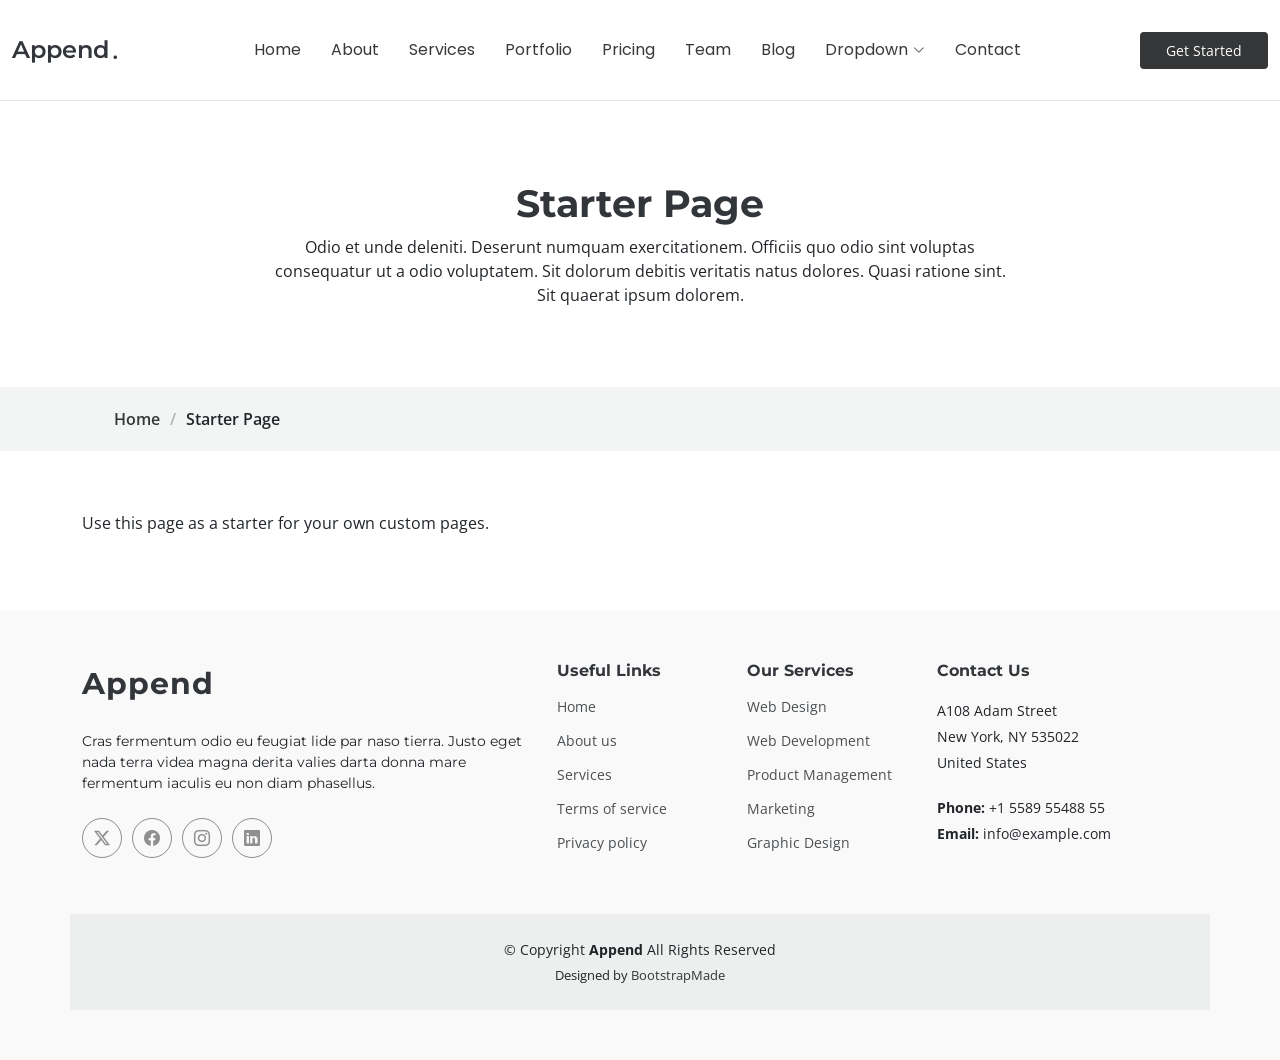
<file: starter-page.html>
<!DOCTYPE html>
<html lang="en">

<head>
  <meta charset="utf-8">
  <meta content="width=device-width, initial-scale=1.0" name="viewport">
  <title>Starter Page - Append Bootstrap Template</title>
  <meta name="description" content="">
  <meta name="keywords" content="">

  <!-- Favicons -->
  <link href="assets/img/favicon.png" rel="icon">
  <link href="assets/img/apple-touch-icon.png" rel="apple-touch-icon">

  <!-- Fonts -->
  <link href="https://fonts.googleapis.com" rel="preconnect">
  <link href="https://fonts.gstatic.com" rel="preconnect" crossorigin>
  <link href="https://fonts.googleapis.com/css2?family=Open+Sans:ital,wght@0,300;0,400;0,500;0,600;0,700;0,800;1,300;1,400;1,500;1,600;1,700;1,800&family=Montserrat:ital,wght@0,100;0,200;0,300;0,400;0,500;0,600;0,700;0,800;0,900;1,100;1,200;1,300;1,400;1,500;1,600;1,700;1,800;1,900&family=Poppins:ital,wght@0,100;0,200;0,300;0,400;0,500;0,600;0,700;0,800;0,900;1,100;1,200;1,300;1,400;1,500;1,600;1,700;1,800;1,900&display=swap" rel="stylesheet">

  <!-- Vendor CSS Files -->
  <link href="assets/vendor/bootstrap/css/bootstrap.min.css" rel="stylesheet">
  <link href="assets/vendor/bootstrap-icons/bootstrap-icons.css" rel="stylesheet">
  <link href="assets/vendor/aos/aos.css" rel="stylesheet">
  <link href="assets/vendor/glightbox/css/glightbox.min.css" rel="stylesheet">
  <link href="assets/vendor/swiper/swiper-bundle.min.css" rel="stylesheet">

  <!-- Main CSS File -->
  <link href="assets/css/main.css" rel="stylesheet">

  <!-- =======================================================
  * Template Name: Append
  * Template URL: https://bootstrapmade.com/append-bootstrap-website-template/
  * Updated: Aug 07 2024 with Bootstrap v5.3.3
  * Author: BootstrapMade.com
  * License: https://bootstrapmade.com/license/
  ======================================================== -->
</head>

<body class="starter-page-page">

  <header id="header" class="header d-flex align-items-center sticky-top">
    <div class="container-fluid position-relative d-flex align-items-center justify-content-between">

      <a href="index.html" class="logo d-flex align-items-center me-auto me-xl-0">
        <!-- Uncomment the line below if you also wish to use an image logo -->
        <!-- <img src="assets/img/logo.png" alt=""> -->
        <h1 class="sitename">Append</h1><span>.</span>
      </a>

      <nav id="navmenu" class="navmenu">
        <ul>
          <li><a href="index.html#hero">Home</a></li>
          <li><a href="index.html#about">About</a></li>
          <li><a href="index.html#services">Services</a></li>
          <li><a href="index.html#portfolio">Portfolio</a></li>
          <li><a href="index.html#pricing">Pricing</a></li>
          <li><a href="index.html#team">Team</a></li>
          <li><a href="blog.html">Blog</a></li>
          <li class="dropdown"><a href="#"><span>Dropdown</span> <i class="bi bi-chevron-down toggle-dropdown"></i></a>
            <ul>
              <li><a href="#">Dropdown 1</a></li>
              <li class="dropdown"><a href="#"><span>Deep Dropdown</span> <i class="bi bi-chevron-down toggle-dropdown"></i></a>
                <ul>
                  <li><a href="#">Deep Dropdown 1</a></li>
                  <li><a href="#">Deep Dropdown 2</a></li>
                  <li><a href="#">Deep Dropdown 3</a></li>
                  <li><a href="#">Deep Dropdown 4</a></li>
                  <li><a href="#">Deep Dropdown 5</a></li>
                </ul>
              </li>
              <li><a href="#">Dropdown 2</a></li>
              <li><a href="#">Dropdown 3</a></li>
              <li><a href="#">Dropdown 4</a></li>
            </ul>
          </li>
          <li><a href="index.html#contact">Contact</a></li>
        </ul>
        <i class="mobile-nav-toggle d-xl-none bi bi-list"></i>
      </nav>

      <a class="btn-getstarted" href="index.html#about">Get Started</a>

    </div>
  </header>

  <main class="main">

    <!-- Page Title -->
    <div class="page-title" data-aos="fade">
      <div class="heading">
        <div class="container">
          <div class="row d-flex justify-content-center text-center">
            <div class="col-lg-8">
              <h1>Starter Page</h1>
              <p class="mb-0">Odio et unde deleniti. Deserunt numquam exercitationem. Officiis quo odio sint voluptas consequatur ut a odio voluptatem. Sit dolorum debitis veritatis natus dolores. Quasi ratione sint. Sit quaerat ipsum dolorem.</p>
            </div>
          </div>
        </div>
      </div>
      <nav class="breadcrumbs">
        <div class="container">
          <ol>
            <li><a href="index.html">Home</a></li>
            <li class="current">Starter Page</li>
          </ol>
        </div>
      </nav>
    </div><!-- End Page Title -->

    <!-- Starter Section Section -->
    <section id="starter-section" class="starter-section section">

      <div class="container" data-aos="fade-up">
        <p>Use this page as a starter for your own custom pages.</p>
      </div>

    </section><!-- /Starter Section Section -->

  </main>

  <footer id="footer" class="footer position-relative light-background">

    <div class="container footer-top">
      <div class="row gy-4">
        <div class="col-lg-5 col-md-12 footer-about">
          <a href="index.html" class="logo d-flex align-items-center">
            <span class="sitename">Append</span>
          </a>
          <p>Cras fermentum odio eu feugiat lide par naso tierra. Justo eget nada terra videa magna derita valies darta donna mare fermentum iaculis eu non diam phasellus.</p>
          <div class="social-links d-flex mt-4">
            <a href=""><i class="bi bi-twitter-x"></i></a>
            <a href=""><i class="bi bi-facebook"></i></a>
            <a href=""><i class="bi bi-instagram"></i></a>
            <a href=""><i class="bi bi-linkedin"></i></a>
          </div>
        </div>

        <div class="col-lg-2 col-6 footer-links">
          <h4>Useful Links</h4>
          <ul>
            <li><a href="#">Home</a></li>
            <li><a href="#">About us</a></li>
            <li><a href="#">Services</a></li>
            <li><a href="#">Terms of service</a></li>
            <li><a href="#">Privacy policy</a></li>
          </ul>
        </div>

        <div class="col-lg-2 col-6 footer-links">
          <h4>Our Services</h4>
          <ul>
            <li><a href="#">Web Design</a></li>
            <li><a href="#">Web Development</a></li>
            <li><a href="#">Product Management</a></li>
            <li><a href="#">Marketing</a></li>
            <li><a href="#">Graphic Design</a></li>
          </ul>
        </div>

        <div class="col-lg-3 col-md-12 footer-contact text-center text-md-start">
          <h4>Contact Us</h4>
          <p>A108 Adam Street</p>
          <p>New York, NY 535022</p>
          <p>United States</p>
          <p class="mt-4"><strong>Phone:</strong> <span>+1 5589 55488 55</span></p>
          <p><strong>Email:</strong> <span>info@example.com</span></p>
        </div>

      </div>
    </div>

    <div class="container copyright text-center mt-4">
      <p>© <span>Copyright</span> <strong class="sitename">Append</strong> <span>All Rights Reserved</span></p>
      <div class="credits">
        <!-- All the links in the footer should remain intact. -->
        <!-- You can delete the links only if you've purchased the pro version. -->
        <!-- Licensing information: https://bootstrapmade.com/license/ -->
        <!-- Purchase the pro version with working PHP/AJAX contact form: [buy-url] -->
        Designed by <a href="https://bootstrapmade.com/">BootstrapMade</a>
      </div>
    </div>

  </footer>

  <!-- Scroll Top -->
  <a href="#" id="scroll-top" class="scroll-top d-flex align-items-center justify-content-center"><i class="bi bi-arrow-up-short"></i></a>

  <!-- Preloader -->
  <div id="preloader"></div>

  <!-- Vendor JS Files -->
  <script src="assets/vendor/bootstrap/js/bootstrap.bundle.min.js"></script>
  <script src="assets/vendor/php-email-form/validate.js"></script>
  <script src="assets/vendor/aos/aos.js"></script>
  <script src="assets/vendor/glightbox/js/glightbox.min.js"></script>
  <script src="assets/vendor/purecounter/purecounter_vanilla.js"></script>
  <script src="assets/vendor/imagesloaded/imagesloaded.pkgd.min.js"></script>
  <script src="assets/vendor/isotope-layout/isotope.pkgd.min.js"></script>
  <script src="assets/vendor/swiper/swiper-bundle.min.js"></script>

  <!-- Main JS File -->
  <script src="assets/js/main.js"></script>

</body>

</html>
</file>
<file: assets/css/main.css>
/**
* Template Name: Append
* Template URL: https://bootstrapmade.com/append-bootstrap-website-template/
* Updated: Aug 07 2024 with Bootstrap v5.3.3
* Author: BootstrapMade.com
* License: https://bootstrapmade.com/license/
*/

/*--------------------------------------------------------------
# Font & Color Variables
# Help: https://bootstrapmade.com/color-system/
--------------------------------------------------------------*/
/* Fonts */
:root {
  --default-font: "Open Sans",  system-ui, -apple-system, "Segoe UI", Roboto, "Helvetica Neue", Arial, "Noto Sans", "Liberation Sans", sans-serif, "Apple Color Emoji", "Segoe UI Emoji", "Segoe UI Symbol", "Noto Color Emoji";
  --heading-font: "Montserrat",  sans-serif;
  --nav-font: "Poppins",  sans-serif;
}

/* Global Colors - The following color variables are used throughout the website. Updating them here will change the color scheme of the entire website */
:root { 
  --background-color: #ffffff; /* Background color for the entire website, including individual sections */
  --default-color: #212529; /* Default color used for the majority of the text content across the entire website */
  --heading-color: #32353a; /* Color for headings, subheadings and title throughout the website */
  --accent-color: #353638; /* Accent color that represents your brand on the website. It's used for buttons, links, and other elements that need to stand out */
  --surface-color: #ffffff; /* The surface color is used as a background of boxed elements within sections, such as cards, icon boxes, or other elements that require a visual separation from the global background. */
  --contrast-color: #ffffff; /* Contrast color for text, ensuring readability against backgrounds of accent, heading, or default colors. */
}

/* Nav Menu Colors - The following color variables are used specifically for the navigation menu. They are separate from the global colors to allow for more customization options */
:root {
  --nav-color: #3a3939;  /* The default color of the main navmenu links */
  --nav-hover-color: #e84545; /* Applied to main navmenu links when they are hovered over or active */
  --nav-mobile-background-color: #ffffff; /* Used as the background color for mobile navigation menu */
  --nav-dropdown-background-color: #ffffff; /* Used as the background color for dropdown items that appear when hovering over primary navigation items */
  --nav-dropdown-color: #3a3939; /* Used for navigation links of the dropdown items in the navigation menu. */
  --nav-dropdown-hover-color: #e84545; /* Similar to --nav-hover-color, this color is applied to dropdown navigation links when they are hovered over. */
}

/* Color Presets - These classes override global colors when applied to any section or element, providing reuse of the sam color scheme. */

.light-background {
  --background-color: #f9f9f9;
  --surface-color: #ffffff;
}

.dark-background {
  --background-color: #060606;
  --default-color: #ffffff;
  --heading-color: #ffffff;
  --surface-color: #252525;
  --contrast-color: #ffffff;
}

/* Smooth scroll */
:root {
  scroll-behavior: smooth;
}

/*--------------------------------------------------------------
# General Styling & Shared Classes
--------------------------------------------------------------*/
body {
  color: var(--default-color);
  background-color: var(--background-color);
  font-family: var(--default-font);
}

a {
  color: var(--accent-color);
  text-decoration: none;
  transition: 0.3s;
}

a:hover {
  color: color-mix(in srgb, var(--accent-color), transparent 25%);
  text-decoration: none;
}

h1,
h2,
h3,
h4,
h5,
h6 {
  color: var(--heading-color);
  font-family: var(--heading-font);
}

/* PHP Email Form Messages
------------------------------*/
.php-email-form .error-message {
  display: none;
  background: #df1529;
  color: #ffffff;
  text-align: left;
  padding: 15px;
  margin-bottom: 24px;
  font-weight: 600;
}

.php-email-form .sent-message {
  display: none;
  color: #ffffff;
  background: #059652;
  text-align: center;
  padding: 15px;
  margin-bottom: 24px;
  font-weight: 600;
}

.php-email-form .loading {
  display: none;
  background: var(--surface-color);
  text-align: center;
  padding: 15px;
  margin-bottom: 24px;
}

.php-email-form .loading:before {
  content: "";
  display: inline-block;
  border-radius: 50%;
  width: 24px;
  height: 24px;
  margin: 0 10px -6px 0;
  border: 3px solid var(--accent-color);
  border-top-color: var(--surface-color);
  animation: php-email-form-loading 1s linear infinite;
}

@keyframes php-email-form-loading {
  0% {
    transform: rotate(0deg);
  }

  100% {
    transform: rotate(360deg);
  }
}

/*--------------------------------------------------------------
# Global Header
--------------------------------------------------------------*/
.header {
  color: var(--default-color);
  background-color: var(--background-color);
  padding: 20px 0;
  transition: all 0.5s;
  z-index: 997;
}

.header .logo {
  line-height: 1;
}

.header .logo img {
  max-height: 36px;
  margin-right: 8px;
}

.header .logo h1 {
  font-size: 24px;
  margin: 0;
  font-weight: 600;
  color: var(--heading-color);
}

.header .logo span {
  color: var(--accent-color);
  font-size: 24px;
  font-weight: 600;
  padding-left: 3px;
}

.header .btn-getstarted,
.header .btn-getstarted:focus {
  color: var(--contrast-color);
  background: var(--accent-color);
  font-size: 14px;
  padding: 8px 26px;
  margin: 0;
  border-radius: 4px;
  transition: 0.3s;
}

.header .btn-getstarted:hover,
.header .btn-getstarted:focus:hover {
  color: var(--contrast-color);
  background: color-mix(in srgb, var(--accent-color), transparent 15%);
}

@media (max-width: 1200px) {
  .header .logo {
    order: 1;
  }

  .header .btn-getstarted {
    order: 2;
    margin: 0 15px 0 0;
    padding: 6px 20px;
  }

  .header .navmenu {
    order: 3;
  }
}

.scrolled .header {
  box-shadow: 0 0 30px 10px rgba(0, 0, 0, 0.1);
}

/* Index Page Header
------------------------------*/
.index-page .header {
  --background-color: rgba(255, 255, 255, 0);
  --heading-color: #ffffff;
  --nav-color: rgba(255, 255, 255, 0.5);
  --nav-hover-color: #ffffff;
}

/* Index Page Header on Scroll
------------------------------*/
.index-page.scrolled .header {
  --background-color: #ffffff;
  --heading-color: #32353a;
  --nav-color: #3a3939;
  --nav-hover-color: #e84545;
}

/*--------------------------------------------------------------
# Navigation Menu
--------------------------------------------------------------*/
/* Navmenu - Desktop */
@media (min-width: 1200px) {
  .navmenu {
    padding: 0;
  }

  .navmenu ul {
    margin: 0;
    padding: 0;
    display: flex;
    list-style: none;
    align-items: center;
  }

  .navmenu li {
    position: relative;
  }

  .navmenu a,
  .navmenu a:focus {
    color: var(--nav-color);
    padding: 18px 15px;
    font-size: 16px;
    font-family: var(--nav-font);
    font-weight: 400;
    display: flex;
    align-items: center;
    justify-content: space-between;
    white-space: nowrap;
    transition: 0.3s;
  }

  .navmenu a i,
  .navmenu a:focus i {
    font-size: 12px;
    line-height: 0;
    margin-left: 5px;
    transition: 0.3s;
  }

  .navmenu li:last-child a {
    padding-right: 0;
  }

  .navmenu li:hover>a,
  .navmenu .active,
  .navmenu .active:focus {
    color: var(--nav-hover-color);
  }

  .navmenu .dropdown ul {
    margin: 0;
    padding: 10px 0;
    background: var(--nav-dropdown-background-color);
    display: block;
    position: absolute;
    visibility: hidden;
    left: 14px;
    top: 130%;
    opacity: 0;
    transition: 0.3s;
    border-radius: 4px;
    z-index: 99;
    box-shadow: 0px 0px 30px rgba(0, 0, 0, 0.1);
  }

  .navmenu .dropdown ul li {
    min-width: 200px;
  }

  .navmenu .dropdown ul a {
    padding: 10px 20px;
    font-size: 15px;
    text-transform: none;
    color: var(--nav-dropdown-color);
  }

  .navmenu .dropdown ul a i {
    font-size: 12px;
  }

  .navmenu .dropdown ul a:hover,
  .navmenu .dropdown ul .active:hover,
  .navmenu .dropdown ul li:hover>a {
    color: var(--nav-dropdown-hover-color);
  }

  .navmenu .dropdown:hover>ul {
    opacity: 1;
    top: 100%;
    visibility: visible;
  }

  .navmenu .dropdown .dropdown ul {
    top: 0;
    left: -90%;
    visibility: hidden;
  }

  .navmenu .dropdown .dropdown:hover>ul {
    opacity: 1;
    top: 0;
    left: -100%;
    visibility: visible;
  }
}

/* Navmenu - Mobile */
@media (max-width: 1199px) {
  .mobile-nav-toggle {
    color: var(--nav-color);
    font-size: 28px;
    line-height: 0;
    margin-right: 10px;
    cursor: pointer;
    transition: color 0.3s;
  }

  .navmenu {
    padding: 0;
    z-index: 9997;
  }

  .navmenu ul {
    display: none;
    list-style: none;
    position: absolute;
    inset: 60px 20px 20px 20px;
    padding: 10px 0;
    margin: 0;
    border-radius: 6px;
    background-color: var(--nav-mobile-background-color);
    overflow-y: auto;
    transition: 0.3s;
    z-index: 9998;
    box-shadow: 0px 0px 30px rgba(0, 0, 0, 0.1);
  }

  .navmenu a,
  .navmenu a:focus {
    color: var(--nav-dropdown-color);
    padding: 10px 20px;
    font-family: var(--nav-font);
    font-size: 17px;
    font-weight: 500;
    display: flex;
    align-items: center;
    justify-content: space-between;
    white-space: nowrap;
    transition: 0.3s;
  }

  .navmenu a i,
  .navmenu a:focus i {
    font-size: 12px;
    line-height: 0;
    margin-left: 5px;
    width: 30px;
    height: 30px;
    display: flex;
    align-items: center;
    justify-content: center;
    border-radius: 50%;
    transition: 0.3s;
    background-color: color-mix(in srgb, var(--accent-color), transparent 90%);
  }

  .navmenu a i:hover,
  .navmenu a:focus i:hover {
    background-color: var(--accent-color);
    color: var(--contrast-color);
  }

  .navmenu a:hover,
  .navmenu .active,
  .navmenu .active:focus {
    color: var(--nav-dropdown-hover-color);
  }

  .navmenu .active i,
  .navmenu .active:focus i {
    background-color: var(--accent-color);
    color: var(--contrast-color);
    transform: rotate(180deg);
  }

  .navmenu .dropdown ul {
    position: static;
    display: none;
    z-index: 99;
    padding: 10px 0;
    margin: 10px 20px;
    background-color: var(--nav-dropdown-background-color);
    border: 1px solid color-mix(in srgb, var(--default-color), transparent 90%);
    box-shadow: none;
    transition: all 0.5s ease-in-out;
  }

  .navmenu .dropdown ul ul {
    background-color: rgba(33, 37, 41, 0.1);
  }

  .navmenu .dropdown>.dropdown-active {
    display: block;
    background-color: rgba(33, 37, 41, 0.03);
  }

  .mobile-nav-active {
    overflow: hidden;
  }

  .mobile-nav-active .mobile-nav-toggle {
    color: #fff;
    position: absolute;
    font-size: 32px;
    top: 15px;
    right: 15px;
    margin-right: 0;
    z-index: 9999;
  }

  .mobile-nav-active .navmenu {
    position: fixed;
    overflow: hidden;
    inset: 0;
    background: rgba(33, 37, 41, 0.8);
    transition: 0.3s;
  }

  .mobile-nav-active .navmenu>ul {
    display: block;
  }
}

/*--------------------------------------------------------------
# Global Footer
--------------------------------------------------------------*/
.footer {
  color: var(--default-color);
  background-color: var(--background-color);
  font-size: 14px;
  padding-bottom: 50px;
  position: relative;
}

.footer .footer-top {
  padding-top: 50px;
}

.footer .footer-about .logo {
  margin-bottom: 25px;
}

.footer .footer-about .logo img {
  max-height: 40px;
  margin-right: 6px;
}

.footer .footer-about .logo span {
  color: var(--heading-color);
  font-size: 30px;
  font-weight: 700;
  letter-spacing: 1px;
  font-family: var(--heading-font);
}

.footer .footer-about p {
  font-size: 14px;
  font-family: var(--heading-font);
}

.footer .social-links a {
  display: flex;
  align-items: center;
  justify-content: center;
  width: 40px;
  height: 40px;
  border-radius: 50%;
  border: 1px solid color-mix(in srgb, var(--default-color), transparent 50%);
  font-size: 16px;
  color: color-mix(in srgb, var(--default-color), transparent 50%);
  margin-right: 10px;
  transition: 0.3s;
}

.footer .social-links a:hover {
  color: var(--accent-color);
  border-color: var(--accent-color);
}

.footer h4 {
  font-size: 16px;
  font-weight: bold;
  position: relative;
  padding-bottom: 12px;
}

.footer .footer-links {
  margin-bottom: 30px;
}

.footer .footer-links ul {
  list-style: none;
  padding: 0;
  margin: 0;
}

.footer .footer-links ul i {
  padding-right: 2px;
  font-size: 12px;
  line-height: 0;
}

.footer .footer-links ul li {
  padding: 10px 0;
  display: flex;
  align-items: center;
}

.footer .footer-links ul li:first-child {
  padding-top: 0;
}

.footer .footer-links ul a {
  color: color-mix(in srgb, var(--default-color), transparent 20%);
  display: inline-block;
  line-height: 1;
}

.footer .footer-links ul a:hover {
  color: var(--accent-color);
}

.footer .footer-contact p {
  margin-bottom: 5px;
}

.footer .copyright {
  padding-top: 25px;
  padding-bottom: 25px;
  background-color: color-mix(in srgb, var(--default-color), transparent 95%);
}

.footer .copyright p {
  margin-bottom: 0;
}

.footer .credits {
  margin-top: 6px;
  font-size: 13px;
}

/*--------------------------------------------------------------
# Preloader
--------------------------------------------------------------*/
#preloader {
  position: fixed;
  inset: 0;
  z-index: 999999;
  overflow: hidden;
  background: var(--background-color);
  transition: all 0.6s ease-out;
}

#preloader:before {
  content: "";
  position: fixed;
  top: calc(50% - 30px);
  left: calc(50% - 30px);
  border: 6px solid #ffffff;
  border-color: var(--accent-color) transparent var(--accent-color) transparent;
  border-radius: 50%;
  width: 60px;
  height: 60px;
  animation: animate-preloader 1.5s linear infinite;
}

@keyframes animate-preloader {
  0% {
    transform: rotate(0deg);
  }

  100% {
    transform: rotate(360deg);
  }
}

/*--------------------------------------------------------------
# Scroll Top Button
--------------------------------------------------------------*/
.scroll-top {
  position: fixed;
  visibility: hidden;
  opacity: 0;
  right: 15px;
  bottom: 15px;
  z-index: 99999;
  background-color: var(--accent-color);
  width: 40px;
  height: 40px;
  border-radius: 4px;
  transition: all 0.4s;
}

.scroll-top i {
  font-size: 24px;
  color: var(--contrast-color);
  line-height: 0;
}

.scroll-top:hover {
  background-color: color-mix(in srgb, var(--accent-color), transparent 20%);
  color: var(--contrast-color);
}

.scroll-top.active {
  visibility: visible;
  opacity: 1;
}

/*--------------------------------------------------------------
# Disable aos animation delay on mobile devices
--------------------------------------------------------------*/
@media screen and (max-width: 768px) {
  [data-aos-delay] {
    transition-delay: 0 !important;
  }
}

/*--------------------------------------------------------------
# Global Page Titles & Breadcrumbs
--------------------------------------------------------------*/
.page-title {
  color: var(--default-color);
  background-color: var(--background-color);
  position: relative;
}

.page-title .heading {
  padding: 80px 0;
  border-top: 1px solid color-mix(in srgb, var(--default-color), transparent 90%);
}

.page-title .heading h1 {
  font-size: 38px;
  font-weight: 700;
}

.page-title nav {
  background-color: color-mix(in srgb, var(--default-color), transparent 95%);
  padding: 20px 0;
}

.page-title nav ol {
  display: flex;
  flex-wrap: wrap;
  list-style: none;
  margin: 0;
  font-size: 16px;
  font-weight: 600;
}

.page-title nav ol li+li {
  padding-left: 10px;
}

.page-title nav ol li+li::before {
  content: "/";
  display: inline-block;
  padding-right: 10px;
  color: color-mix(in srgb, var(--default-color), transparent 70%);
}

/*--------------------------------------------------------------
# Global Sections
--------------------------------------------------------------*/
section,
.section {
  color: var(--default-color);
  background-color: var(--background-color);
  padding: 60px 0;
  scroll-margin-top: 98px;
  overflow: clip;
}

@media (max-width: 1199px) {

  section,
  .section {
    scroll-margin-top: 64px;
  }
}

/*--------------------------------------------------------------
# Global Section Titles
--------------------------------------------------------------*/
.section-title {
  text-align: center;
  padding-bottom: 60px;
  position: relative;
}

.section-title h2 {
  font-size: 32px;
  font-weight: 700;
  position: relative;
}

.section-title h2:before,
.section-title h2:after {
  content: "";
  width: 50px;
  height: 2px;
  background: var(--accent-color);
  display: inline-block;
}

.section-title h2:before {
  margin: 0 15px 10px 0;
}

.section-title h2:after {
  margin: 0 0 10px 15px;
}

.section-title p {
  margin-bottom: 0;
}

/*--------------------------------------------------------------
# Hero Section
--------------------------------------------------------------*/
.hero {
  width: 100%;
  min-height: 100vh;
  position: relative;
  padding: 80px 0;
  display: flex;
  align-items: center;
  justify-content: center;
}

.hero img {
  position: absolute;
  inset: 0;
  display: block;
  width: 100%;
  height: 100%;
  object-fit: cover;
  z-index: 1;
}

.hero:before {
  content: "";
  background: color-mix(in srgb, var(--background-color), transparent 50%);
  position: absolute;
  inset: 0;
  z-index: 2;
}

.hero .container {
  position: relative;
  z-index: 3;
}

.hero h2 {
  margin: 0;
  font-size: 44px;
  font-weight: 700;
}

.hero p {
  color: color-mix(in srgb, var(--default-color), transparent 20%);
  margin: 5px 0 0 0;
  font-size: 20px;
}

.hero .sign-up-form {
  margin-top: 20px;
  margin-bottom: 15px;
  padding: 10px;
  border-radius: 7px;
  background: color-mix(in srgb, var(--default-color) 5%, white 90%);
  box-shadow: 0 15px 30px 0 rgba(0, 0, 0, 0.1);
  display: flex;
}

.hero .sign-up-form input[type=email] {
  background-color: transparent;
  border: 0;
  padding: 4px 10px;
  width: 100%;
}

.hero .sign-up-form input[type=email]:focus-visible {
  outline: none;
}

.hero .sign-up-form input[type=submit] {
  border: 0;
  box-shadow: none;
  background-color: var(--accent-color);
  border-color: var(--accent-color);
  padding: 8px 20px 10px 20px;
  border-radius: 7px;
  color: var(--contrast-color);
  transition: 0.3s;
}

.hero .sign-up-form input[type=submit]:hover {
  background-color: color-mix(in srgb, var(--accent-color), transparent 10%);
}

@media (max-width: 768px) {
  .hero h2 {
    font-size: 32px;
  }

  .hero p {
    font-size: 18px;
  }
}

/*--------------------------------------------------------------
# Clients Section
--------------------------------------------------------------*/
.clients {
  padding: 20px 0;
}

.clients .client-logo {
  display: flex;
  justify-content: center;
  align-items: center;
  overflow: hidden;
}

.clients .client-logo img {
  padding: 20px 40px;
  max-width: 90%;
  transition: 0.3s;
  opacity: 0.5;
  filter: grayscale(100);
}

.clients .client-logo img:hover {
  filter: none;
  opacity: 1;
}

@media (max-width: 640px) {
  .clients .client-logo img {
    padding: 20px;
  }
}

/*--------------------------------------------------------------
# About Section
--------------------------------------------------------------*/
.about .content h3 {
  font-size: 16px;
  font-weight: 500;
  line-height: 19px;
  padding: 10px 20px;
  background: color-mix(in srgb, var(--accent-color), transparent 95%);
  color: var(--accent-color);
  border-radius: 7px;
  display: inline-block;
}

.about .content h2 {
  font-weight: 700;
}

.about .content p:last-child {
  margin-bottom: 0;
}

.about .content .read-more {
  background: var(--accent-color);
  color: var(--contrast-color);
  font-family: var(--heading-font);
  font-weight: 500;
  font-size: 16px;
  letter-spacing: 1px;
  padding: 12px 24px;
  border-radius: 5px;
  transition: 0.3s;
  display: inline-flex;
  align-items: center;
  justify-content: center;
}

.about .content .read-more i {
  font-size: 18px;
  margin-left: 5px;
  line-height: 0;
  transition: 0.3s;
}

.about .content .read-more:hover {
  background: color-mix(in srgb, var(--accent-color), transparent 20%);
  padding-right: 19px;
}

.about .content .read-more:hover i {
  margin-left: 10px;
}

.about .icon-box {
  background-color: var(--surface-color);
  padding: 50px 40px;
  box-shadow: 0px 10px 50px rgba(0, 0, 0, 0.1);
  border-radius: 10px;
  transition: all 0.3s ease-out 0s;
}

.about .icon-box i {
  width: 80px;
  height: 80px;
  border-radius: 50%;
  display: inline-flex;
  align-items: center;
  justify-content: center;
  margin-bottom: 24px;
  font-size: 32px;
  line-height: 0;
  transition: all 0.4s ease-out 0s;
  background-color: color-mix(in srgb, var(--accent-color), transparent 95%);
  color: var(--accent-color);
}

.about .icon-box h3 {
  margin-bottom: 10px;
  font-size: 24px;
  font-weight: 700;
}

.about .icon-box p {
  margin-bottom: 0;
}

.about .icon-box:hover i {
  background-color: var(--accent-color);
  color: var(--contrast-color);
}

.about .icon-boxes .col-md-6:nth-child(2) .icon-box,
.about .icon-boxes .col-md-6:nth-child(4) .icon-box {
  margin-top: -40px;
}

@media (max-width: 768px) {

  .about .icon-boxes .col-md-6:nth-child(2) .icon-box,
  .about .icon-boxes .col-md-6:nth-child(4) .icon-box {
    margin-top: 0;
  }
}

/*--------------------------------------------------------------
# Stats Section
--------------------------------------------------------------*/
.stats {
  position: relative;
  padding: 120px 0;
}

.stats img {
  position: absolute;
  inset: 0;
  display: block;
  width: 100%;
  height: 100%;
  object-fit: cover;
  z-index: 1;
}

.stats:before {
  content: "";
  background: color-mix(in srgb, var(--background-color), transparent 40%);
  position: absolute;
  inset: 0;
  z-index: 2;
}

.stats .container {
  position: relative;
  z-index: 3;
}

.stats .stats-item {
  padding: 30px;
  width: 100%;
}

.stats .stats-item span {
  font-size: 48px;
  display: block;
  color: var(--default-color);
  font-weight: 700;
}

.stats .stats-item p {
  padding: 0;
  margin: 0;
  font-family: var(--heading-font);
  font-size: 16px;
  font-weight: 700;
  color: color-mix(in srgb, var(--default-color), transparent 40%);
}

/*--------------------------------------------------------------
# Services Section
--------------------------------------------------------------*/
.services .service-item {
  position: relative;
  padding-top: 40px;
}

.services .service-item:before {
  content: "";
  position: absolute;
  top: 0;
  left: 0;
  right: 0;
  height: 2px;
  background: color-mix(in srgb, var(--default-color), transparent 90%);
}

.services .service-item::after {
  content: "";
  position: absolute;
  top: 0;
  left: 0;
  width: 30px;
  height: 2px;
  background: var(--accent-color);
  border-right: 5px solid var(--background-color);
}

.services .service-item .icon {
  width: 48px;
  height: 48px;
  position: relative;
  margin-right: 50px;
  line-height: 0;
}

.services .service-item .icon i {
  color: color-mix(in srgb, var(--default-color), transparent 30%);
  font-size: 56px;
  transition: ease-in-out 0.3s;
  z-index: 2;
  position: relative;
}

.services .service-item .icon:before {
  position: absolute;
  content: "";
  height: 30px;
  width: 30px;
  background: color-mix(in srgb, var(--accent-color), transparent 70%);
  border-radius: 50px;
  z-index: 1;
  bottom: -15px;
  right: -15px;
  transition: 0.3s;
}

.services .service-item .title {
  font-weight: 700;
  margin-bottom: 15px;
  font-size: 18px;
}

.services .service-item .title a {
  color: var(--heading-color);
}

.services .service-item .title a:hover {
  color: var(--accent-color);
}

.services .service-item .description {
  line-height: 24px;
  font-size: 14px;
}

/*--------------------------------------------------------------
# Features Section
--------------------------------------------------------------*/
.features .features-item {
  color: color-mix(in srgb, var(--default-color), transparent 20%);
}

.features .features-item+.features-item {
  margin-top: 100px;
}

@media (max-width: 768px) {
  .features .features-item+.features-item {
    margin-top: 40px;
  }
}

.features .features-item h3 {
  font-weight: 700;
  font-size: 26px;
}

.features .features-item .btn-get-started {
  background-color: var(--accent-color);
  color: var(--contrast-color);
  padding: 8px 30px 10px 30px;
  border-radius: 4px;
}

.features .features-item .btn-get-started:hover {
  background-color: color-mix(in srgb, var(--accent-color), transparent 10%);
}

.features .features-item ul {
  list-style: none;
  padding: 0;
}

.features .features-item ul li {
  padding-bottom: 10px;
  display: flex;
  align-items: flex-start;
}

.features .features-item ul li:last-child {
  padding-bottom: 0;
}

.features .features-item ul i {
  font-size: 20px;
  padding-right: 4px;
  color: var(--accent-color);
}

.features .features-item img {
  border: 6px solid var(--surface-color);
  box-shadow: 0 15px 30px -10px rgba(0, 0, 0, 0.1);
}

.features .features-item .features-img-bg {
  position: relative;
  min-height: 500px;
}

@media (max-width: 640px) {
  .features .features-item .features-img-bg {
    min-height: 300px;
  }
}

.features .features-item .features-img-bg img {
  position: absolute;
  inset: 0;
  display: block;
  width: 100%;
  height: 100%;
  object-fit: cover;
}

.features .features-item .image-stack {
  display: grid;
  position: relative;
  grid-template-columns: repeat(12, 1fr);
}

.features .features-item .image-stack .stack-back {
  grid-column: 4/-1;
  grid-row: 1;
  width: 100%;
  z-index: 1;
}

.features .features-item .image-stack .stack-front {
  grid-row: 1;
  grid-column: 1/span 8;
  margin-top: 20%;
  width: 100%;
  z-index: 2;
}

/*--------------------------------------------------------------
# Portfolio Section
--------------------------------------------------------------*/
.portfolio .portfolio-filters {
  padding: 0;
  margin: 0 auto 20px auto;
  list-style: none;
  text-align: center;
}

.portfolio .portfolio-filters li {
  cursor: pointer;
  display: inline-block;
  padding: 8px 20px 10px 20px;
  margin: 0;
  font-size: 15px;
  font-weight: 500;
  line-height: 1;
  margin-bottom: 5px;
  border-radius: 50px;
  transition: all 0.3s ease-in-out;
  font-family: var(--heading-font);
}

.portfolio .portfolio-filters li:hover,
.portfolio .portfolio-filters li.filter-active {
  color: var(--contrast-color);
  background-color: var(--accent-color);
}

.portfolio .portfolio-filters li:first-child {
  margin-left: 0;
}

.portfolio .portfolio-filters li:last-child {
  margin-right: 0;
}

@media (max-width: 575px) {
  .portfolio .portfolio-filters li {
    font-size: 14px;
    margin: 0 0 10px 0;
  }
}

.portfolio .portfolio-item {
  position: relative;
  overflow: hidden;
}

.portfolio .portfolio-item .portfolio-info {
  opacity: 0;
  position: absolute;
  left: 12px;
  right: 12px;
  bottom: -100%;
  z-index: 3;
  transition: all ease-in-out 0.5s;
  background: color-mix(in srgb, var(--background-color), transparent 10%);
  padding: 15px;
}

.portfolio .portfolio-item .portfolio-info h4 {
  font-size: 18px;
  font-weight: 600;
  padding-right: 50px;
}

.portfolio .portfolio-item .portfolio-info p {
  color: color-mix(in srgb, var(--default-color), transparent 30%);
  font-size: 14px;
  margin-bottom: 0;
  padding-right: 50px;
}

.portfolio .portfolio-item .portfolio-info .preview-link,
.portfolio .portfolio-item .portfolio-info .details-link {
  position: absolute;
  right: 50px;
  font-size: 24px;
  top: calc(50% - 14px);
  color: color-mix(in srgb, var(--default-color), transparent 30%);
  transition: 0.3s;
  line-height: 0;
}

.portfolio .portfolio-item .portfolio-info .preview-link:hover,
.portfolio .portfolio-item .portfolio-info .details-link:hover {
  color: var(--accent-color);
}

.portfolio .portfolio-item .portfolio-info .details-link {
  right: 14px;
  font-size: 28px;
}

.portfolio .portfolio-item:hover .portfolio-info {
  opacity: 1;
  bottom: 0;
}

/*--------------------------------------------------------------
# Pricing Section
--------------------------------------------------------------*/
.pricing {
  padding: 60px 0 120px 0;
}

.pricing .section-title {
  margin-bottom: 40px;
}

.pricing .pricing-item {
  background-color: var(--surface-color);
  box-shadow: 0 3px 20px -2px rgba(0, 0, 0, 0.1);
  padding: 60px 40px;
  height: 100%;
  position: relative;
  border-radius: 15px;
}

.pricing h3 {
  font-weight: 600;
  margin-bottom: 15px;
  font-size: 20px;
  text-align: center;
}

.pricing .icon {
  margin: 30px auto 20px auto;
  width: 70px;
  height: 70px;
  background: var(--accent-color);
  border-radius: 50%;
  display: flex;
  align-items: center;
  justify-content: center;
  transition: 0.3s;
  transform-style: preserve-3d;
}

.pricing .icon i {
  color: var(--background-color);
  font-size: 28px;
  transition: ease-in-out 0.3s;
  line-height: 0;
}

.pricing .icon::before {
  position: absolute;
  content: "";
  height: 86px;
  width: 86px;
  border-radius: 50%;
  background: color-mix(in srgb, var(--accent-color), transparent 80%);
  transition: all 0.3s ease-out 0s;
  transform: translateZ(-1px);
}

.pricing .icon::after {
  position: absolute;
  content: "";
  height: 102px;
  width: 102px;
  border-radius: 50%;
  background: color-mix(in srgb, var(--accent-color), transparent 90%);
  transition: all 0.3s ease-out 0s;
  transform: translateZ(-2px);
}

.pricing h4 {
  font-size: 48px;
  color: var(--accent-color);
  font-weight: 700;
  font-family: var(--heading-font);
  margin-bottom: 25px;
  text-align: center;
}

.pricing h4 sup {
  font-size: 28px;
}

.pricing h4 span {
  color: color-mix(in srgb, var(--default-color), transparent 50%);
  font-size: 18px;
  font-weight: 400;
}

.pricing ul {
  padding: 20px 0;
  list-style: none;
  color: color-mix(in srgb, var(--default-color), transparent 20%);
  text-align: left;
  line-height: 20px;
}

.pricing ul li {
  padding: 10px 0;
  display: flex;
  align-items: center;
}

.pricing ul i {
  color: #059652;
  font-size: 24px;
  padding-right: 3px;
}

.pricing ul .na {
  color: color-mix(in srgb, var(--default-color), transparent 70%);
}

.pricing ul .na i {
  color: color-mix(in srgb, var(--default-color), transparent 70%);
}

.pricing ul .na span {
  text-decoration: line-through;
}

.pricing .buy-btn {
  color: color-mix(in srgb, var(--default-color), transparent 20%);
  display: inline-block;
  padding: 8px 40px 10px 40px;
  border-radius: 50px;
  border: 1px solid color-mix(in srgb, var(--default-color), transparent 80%);
  transition: none;
  font-size: 16px;
  font-weight: 600;
  font-family: var(--heading-font);
  transition: 0.3s;
}

.pricing .buy-btn:hover {
  background-color: var(--accent-color);
  color: var(--contrast-color);
}

.pricing .featured {
  z-index: 10;
  border: 3px solid var(--accent-color);
}

@media (min-width: 992px) {
  .pricing .featured {
    transform: scale(1.15);
  }
}

/*--------------------------------------------------------------
# Faq Section
--------------------------------------------------------------*/
.faq .content h3 {
  font-weight: 400;
  font-size: 34px;
}

.faq .content p {
  font-size: 15px;
  color: color-mix(in srgb, var(--default-color), transparent 30%);
}

.faq .faq-container .faq-item {
  background-color: var(--surface-color);
  position: relative;
  padding: 20px;
  margin-bottom: 20px;
  box-shadow: 0px 5px 25px 0px rgba(0, 0, 0, 0.1);
  overflow: hidden;
}

.faq .faq-container .faq-item:last-child {
  margin-bottom: 0;
}

.faq .faq-container .faq-item h3 {
  font-weight: 600;
  font-size: 18px;
  line-height: 24px;
  margin: 0 30px 0 0;
  transition: 0.3s;
  cursor: pointer;
  display: flex;
  align-items: flex-start;
}

.faq .faq-container .faq-item h3 .num {
  color: var(--accent-color);
  padding-right: 5px;
}

.faq .faq-container .faq-item h3:hover {
  color: var(--accent-color);
}

.faq .faq-container .faq-item .faq-content {
  display: grid;
  grid-template-rows: 0fr;
  transition: 0.3s ease-in-out;
  visibility: hidden;
  opacity: 0;
}

.faq .faq-container .faq-item .faq-content p {
  margin-bottom: 0;
  overflow: hidden;
}

.faq .faq-container .faq-item .faq-toggle {
  position: absolute;
  top: 20px;
  right: 20px;
  font-size: 16px;
  line-height: 0;
  transition: 0.3s;
  cursor: pointer;
}

.faq .faq-container .faq-item .faq-toggle:hover {
  color: var(--accent-color);
}

.faq .faq-container .faq-active h3 {
  color: var(--accent-color);
}

.faq .faq-container .faq-active .faq-content {
  grid-template-rows: 1fr;
  visibility: visible;
  opacity: 1;
  padding-top: 10px;
}

.faq .faq-container .faq-active .faq-toggle {
  transform: rotate(90deg);
  color: var(--accent-color);
}

/*--------------------------------------------------------------
# Team Section
--------------------------------------------------------------*/
.team .member {
  position: relative;
}

.team .member .member-img {
  margin: 0 80px;
  border-radius: 50%;
  overflow: hidden;
  position: relative;
  border: 4px solid var(--background-color);
  box-shadow: 0 15px 35px -10px rgba(0, 0, 0, 0.2);
}

@media (max-width: 1024px) {
  .team .member .member-img {
    margin: 0 60px;
  }
}

.team .member .member-img img {
  position: relative;
  z-index: 1;
}

.team .member .member-img .social {
  position: absolute;
  inset: 0;
  background-color: rgba(0, 0, 0, 0.6);
  display: flex;
  justify-content: center;
  align-items: center;
  z-index: 2;
  padding-bottom: 20px;
  transition: 0.3s;
  visibility: hidden;
  opacity: 0;
}

.team .member .member-img .social a {
  transition: 0.3s;
  color: var(--contrast-color);
  font-size: 20px;
  margin: 0 8px;
}

.team .member .member-img .social a:hover {
  color: var(--accent-color);
}

.team .member .member-info {
  margin-top: 30px;
}

.team .member .member-info h4 {
  font-weight: 700;
  margin-bottom: 6px;
  font-size: 18px;
}

.team .member .member-info span {
  font-style: italic;
  display: block;
  font-size: 15px;
  color: color-mix(in srgb, var(--default-color), transparent 40%);
  margin-bottom: 10px;
}

.team .member .member-info p {
  margin-bottom: 0;
  font-size: 14px;
}

.team .member:hover .member-img .social {
  padding-bottom: 0;
  visibility: visible;
  opacity: 1;
}

/*--------------------------------------------------------------
# Call To Action Section
--------------------------------------------------------------*/
.call-to-action {
  padding: 80px 0;
  position: relative;
  clip-path: inset(0);
}

.call-to-action img {
  position: fixed;
  top: 0;
  left: 0;
  display: block;
  width: 100%;
  height: 100%;
  object-fit: cover;
  z-index: 1;
}

.call-to-action:before {
  content: "";
  background: color-mix(in srgb, var(--background-color), transparent 50%);
  position: absolute;
  inset: 0;
  z-index: 2;
}

.call-to-action .container {
  position: relative;
  z-index: 3;
}

.call-to-action h3 {
  font-size: 28px;
  font-weight: 700;
  color: var(--default-color);
}

.call-to-action p {
  color: var(--default-color);
}

.call-to-action .cta-btn {
  font-family: var(--heading-font);
  font-weight: 500;
  font-size: 16px;
  letter-spacing: 1px;
  display: inline-block;
  padding: 12px 40px;
  border-radius: 5px;
  transition: 0.5s;
  margin: 10px;
  border: 2px solid var(--contrast-color);
  color: var(--contrast-color);
}

.call-to-action .cta-btn:hover {
  background: var(--accent-color);
  border: 2px solid var(--accent-color);
}

/*--------------------------------------------------------------
# Testimonials Section
--------------------------------------------------------------*/
.testimonials .info h3 {
  font-weight: 700;
  font-size: 32px;
}

.testimonials .swiper {
  box-shadow: 0 15px 30px 0 rgba(0, 0, 0, 0.05);
  background-color: var(--surface-color);
}

.testimonials .testimonials-carousel,
.testimonials .testimonials-slider {
  overflow: hidden;
}

.testimonials .testimonial-item {
  box-sizing: content-box;
  min-height: 200px;
  position: relative;
  margin: 30px;
}

.testimonials .testimonial-item .testimonial-img {
  width: 90px;
  height: 90px;
  border-radius: 50px;
  border: 6px solid var(--background-color);
  margin-right: 10px;
}

.testimonials .testimonial-item h3 {
  font-size: 18px;
  font-weight: bold;
  margin: 10px 0 5px 0;
}

.testimonials .testimonial-item h4 {
  color: color-mix(in srgb, var(--default-color), transparent 50%);
  font-size: 14px;
  margin: 0;
}

.testimonials .testimonial-item .stars {
  margin: 10px 0;
}

.testimonials .testimonial-item .stars i {
  color: #ffc107;
  margin: 0 1px;
}

.testimonials .testimonial-item .quote-icon-left,
.testimonials .testimonial-item .quote-icon-right {
  color: color-mix(in srgb, var(--accent-color), transparent 60%);
  font-size: 26px;
  line-height: 0;
}

.testimonials .testimonial-item .quote-icon-left {
  display: inline-block;
  left: -5px;
  position: relative;
}

.testimonials .testimonial-item .quote-icon-right {
  display: inline-block;
  right: -5px;
  position: relative;
  top: 10px;
  transform: scale(-1, -1);
}

.testimonials .testimonial-item p {
  font-style: italic;
  margin: 15px auto 15px auto;
}

.testimonials .swiper-wrapper {
  height: auto;
}

.testimonials .swiper-pagination {
  margin-top: 20px;
  margin-bottom: 20px;
  position: relative;
}

.testimonials .swiper-pagination .swiper-pagination-bullet {
  width: 10px;
  height: 10px;
  background-color: color-mix(in srgb, var(--default-color), transparent 85%);
  opacity: 1;
  border: none;
}

.testimonials .swiper-pagination .swiper-pagination-bullet-active {
  background-color: var(--accent-color);
}

@media (max-width: 767px) {

  .testimonials .testimonials-carousel,
  .testimonials .testimonials-slider {
    overflow: hidden;
  }

  .testimonials .testimonial-item {
    margin: 15px;
  }
}

/*--------------------------------------------------------------
# Recent Posts Section
--------------------------------------------------------------*/
.recent-posts article {
  background: var(--surface-color);
  box-shadow: 0 4px 16px rgba(0, 0, 0, 0.1);
  padding: 30px;
  height: 100%;
  border-radius: 10px;
  overflow: hidden;
}

.recent-posts .post-img {
  max-height: 240px;
  margin: -30px -30px 15px -30px;
  overflow: hidden;
}

.recent-posts .post-category {
  font-size: 16px;
  color: color-mix(in srgb, var(--default-color), transparent 50%);
  margin-bottom: 10px;
}

.recent-posts .title {
  font-size: 20px;
  font-weight: 700;
  padding: 0;
  margin: 0 0 20px 0;
}

.recent-posts .title a {
  color: var(--heading-color);
  transition: 0.3s;
}

.recent-posts .title a:hover {
  color: var(--accent-color);
}

.recent-posts .post-author-img {
  width: 50px;
  border-radius: 50%;
  margin-right: 15px;
}

.recent-posts .post-author {
  font-weight: 600;
  margin-bottom: 5px;
}

.recent-posts .post-date {
  font-size: 14px;
  color: color-mix(in srgb, var(--default-color), transparent 50%);
  margin-bottom: 0;
}

/*--------------------------------------------------------------
# Contact Section
--------------------------------------------------------------*/
.contact .info-item {
  background: color-mix(in srgb, var(--default-color), transparent 96%);
  padding: 30px;
}

.contact .info-item i {
  font-size: 38px;
  line-height: 0;
  color: var(--accent-color);
}

.contact .info-item h3 {
  font-size: 20px;
  font-weight: 700;
  margin: 20px 0 10px 0;
}

.contact .info-item p {
  padding: 0;
  line-height: 24px;
  font-size: 14px;
  margin-bottom: 0;
}

.contact .php-email-form {
  background: color-mix(in srgb, var(--default-color), transparent 96%);
  padding: 30px;
  height: 100%;
}

.contact .php-email-form input[type=text],
.contact .php-email-form input[type=email],
.contact .php-email-form textarea {
  font-size: 14px;
  padding: 10px 15px;
  box-shadow: none;
  border-radius: 0;
  color: var(--default-color);
  background-color: color-mix(in srgb, var(--background-color), transparent 50%);
  border-color: color-mix(in srgb, var(--default-color), transparent 80%);
}

.contact .php-email-form input[type=text]:focus,
.contact .php-email-form input[type=email]:focus,
.contact .php-email-form textarea:focus {
  border-color: var(--accent-color);
}

.contact .php-email-form input[type=text]::placeholder,
.contact .php-email-form input[type=email]::placeholder,
.contact .php-email-form textarea::placeholder {
  color: color-mix(in srgb, var(--default-color), transparent 70%);
}

.contact .php-email-form button[type=submit] {
  background: var(--accent-color);
  color: var(--contrast-color);
  border: 0;
  padding: 10px 30px;
  transition: 0.4s;
  border-radius: 4px;
}

.contact .php-email-form button[type=submit]:hover {
  background: color-mix(in srgb, var(--accent-color), transparent 20%);
}

/*--------------------------------------------------------------
# Portfolio Details Section
--------------------------------------------------------------*/
.portfolio-details .portfolio-details-slider img {
  width: 100%;
}

.portfolio-details .swiper-wrapper {
  height: auto;
}

.portfolio-details .swiper-button-prev,
.portfolio-details .swiper-button-next {
  width: 48px;
  height: 48px;
}

.portfolio-details .swiper-button-prev:after,
.portfolio-details .swiper-button-next:after {
  color: rgba(255, 255, 255, 0.8);
  background-color: rgba(0, 0, 0, 0.15);
  font-size: 24px;
  border-radius: 50%;
  width: 48px;
  height: 48px;
  display: flex;
  align-items: center;
  justify-content: center;
  transition: 0.3s;
}

.portfolio-details .swiper-button-prev:hover:after,
.portfolio-details .swiper-button-next:hover:after {
  background-color: rgba(0, 0, 0, 0.3);
}

@media (max-width: 575px) {

  .portfolio-details .swiper-button-prev,
  .portfolio-details .swiper-button-next {
    display: none;
  }
}

.portfolio-details .swiper-pagination {
  margin-top: 20px;
  position: relative;
}

.portfolio-details .swiper-pagination .swiper-pagination-bullet {
  width: 10px;
  height: 10px;
  background-color: color-mix(in srgb, var(--default-color), transparent 85%);
  opacity: 1;
}

.portfolio-details .swiper-pagination .swiper-pagination-bullet-active {
  background-color: var(--accent-color);
}

.portfolio-details .portfolio-info h3 {
  font-size: 22px;
  font-weight: 700;
  margin-bottom: 20px;
  padding-bottom: 20px;
  position: relative;
}

.portfolio-details .portfolio-info h3:after {
  content: "";
  position: absolute;
  display: block;
  width: 50px;
  height: 3px;
  background: var(--accent-color);
  left: 0;
  bottom: 0;
}

.portfolio-details .portfolio-info ul {
  list-style: none;
  padding: 0;
  font-size: 15px;
}

.portfolio-details .portfolio-info ul li {
  display: flex;
  flex-direction: column;
  padding-bottom: 15px;
}

.portfolio-details .portfolio-info ul strong {
  text-transform: uppercase;
  font-weight: 400;
  color: color-mix(in srgb, var(--default-color), transparent 50%);
  font-size: 14px;
}

.portfolio-details .portfolio-info .btn-visit {
  padding: 8px 40px;
  background: var(--accent-color);
  color: var(--contrast-color);
  border-radius: 50px;
  transition: 0.3s;
}

.portfolio-details .portfolio-info .btn-visit:hover {
  background: color-mix(in srgb, var(--accent-color), transparent 20%);
}

.portfolio-details .portfolio-description h2 {
  font-size: 26px;
  font-weight: 700;
  margin-bottom: 20px;
}

.portfolio-details .portfolio-description p {
  padding: 0;
}

.portfolio-details .portfolio-description .testimonial-item {
  padding: 30px 30px 0 30px;
  position: relative;
  background: color-mix(in srgb, var(--default-color), transparent 97%);
  margin-bottom: 50px;
}

.portfolio-details .portfolio-description .testimonial-item .testimonial-img {
  width: 90px;
  border-radius: 50px;
  border: 6px solid var(--background-color);
  float: left;
  margin: 0 10px 0 0;
}

.portfolio-details .portfolio-description .testimonial-item h3 {
  font-size: 18px;
  font-weight: bold;
  margin: 15px 0 5px 0;
  padding-top: 20px;
}

.portfolio-details .portfolio-description .testimonial-item h4 {
  font-size: 14px;
  color: #6c757d;
  margin: 0;
}

.portfolio-details .portfolio-description .testimonial-item .quote-icon-left,
.portfolio-details .portfolio-description .testimonial-item .quote-icon-right {
  color: color-mix(in srgb, var(--accent-color), transparent 50%);
  font-size: 26px;
  line-height: 0;
}

.portfolio-details .portfolio-description .testimonial-item .quote-icon-left {
  display: inline-block;
  left: -5px;
  position: relative;
}

.portfolio-details .portfolio-description .testimonial-item .quote-icon-right {
  display: inline-block;
  right: -5px;
  position: relative;
  top: 10px;
  transform: scale(-1, -1);
}

.portfolio-details .portfolio-description .testimonial-item p {
  font-style: italic;
  margin: 0 0 15px 0 0 0;
  padding: 0;
}

/*--------------------------------------------------------------
# Service Details Section
--------------------------------------------------------------*/
.service-details .service-box {
  background-color: var(--surface-color);
  padding: 20px;
  box-shadow: 0px 2px 20px rgba(0, 0, 0, 0.1);
}

.service-details .service-box+.service-box {
  margin-top: 30px;
}

.service-details .service-box h4 {
  font-size: 20px;
  font-weight: 700;
  border-bottom: 2px solid color-mix(in srgb, var(--default-color), transparent 92%);
  padding-bottom: 15px;
  margin-bottom: 15px;
}

.service-details .services-list {
  background-color: var(--surface-color);
}

.service-details .services-list a {
  color: color-mix(in srgb, var(--default-color), transparent 20%);
  background-color: color-mix(in srgb, var(--default-color), transparent 96%);
  display: flex;
  align-items: center;
  padding: 12px 15px;
  margin-top: 15px;
  transition: 0.3s;
}

.service-details .services-list a:first-child {
  margin-top: 0;
}

.service-details .services-list a i {
  font-size: 16px;
  margin-right: 8px;
  color: var(--accent-color);
}

.service-details .services-list a.active {
  color: var(--contrast-color);
  background-color: var(--accent-color);
}

.service-details .services-list a.active i {
  color: var(--contrast-color);
}

.service-details .services-list a:hover {
  background-color: color-mix(in srgb, var(--accent-color), transparent 95%);
  color: var(--accent-color);
}

.service-details .download-catalog a {
  color: var(--default-color);
  display: flex;
  align-items: center;
  padding: 10px 0;
  transition: 0.3s;
  border-top: 1px solid color-mix(in srgb, var(--default-color), transparent 90%);
}

.service-details .download-catalog a:first-child {
  border-top: 0;
  padding-top: 0;
}

.service-details .download-catalog a:last-child {
  padding-bottom: 0;
}

.service-details .download-catalog a i {
  font-size: 24px;
  margin-right: 8px;
  color: var(--accent-color);
}

.service-details .download-catalog a:hover {
  color: var(--accent-color);
}

.service-details .help-box {
  background-color: var(--accent-color);
  color: var(--contrast-color);
  margin-top: 30px;
  padding: 30px 15px;
}

.service-details .help-box .help-icon {
  font-size: 48px;
}

.service-details .help-box h4,
.service-details .help-box a {
  color: var(--contrast-color);
}

.service-details .services-img {
  margin-bottom: 20px;
}

.service-details h3 {
  font-size: 26px;
  font-weight: 700;
}

.service-details p {
  font-size: 15px;
}

.service-details ul {
  list-style: none;
  padding: 0;
  font-size: 15px;
}

.service-details ul li {
  padding: 5px 0;
  display: flex;
  align-items: center;
}

.service-details ul i {
  font-size: 20px;
  margin-right: 8px;
  color: var(--accent-color);
}

/*--------------------------------------------------------------
# Blog Posts Section
--------------------------------------------------------------*/
.blog-posts article {
  background-color: var(--surface-color);
  box-shadow: 0 4px 16px rgba(0, 0, 0, 0.1);
  padding: 30px;
  height: 100%;
  border-radius: 10px;
  overflow: hidden;
}

.blog-posts .post-img {
  max-height: 240px;
  margin: -30px -30px 15px -30px;
  overflow: hidden;
}

.blog-posts .post-category {
  font-size: 16px;
  color: color-mix(in srgb, var(--default-color), transparent 40%);
  margin-bottom: 10px;
}

.blog-posts .title {
  font-size: 20px;
  font-weight: 700;
  padding: 0;
  margin: 0 0 20px 0;
}

.blog-posts .title a {
  color: var(--heading-color);
  transition: 0.3s;
}

.blog-posts .title a:hover {
  color: var(--accent-color);
}

.blog-posts .post-author-img {
  width: 50px;
  border-radius: 50%;
  margin-right: 15px;
}

.blog-posts .post-author {
  font-weight: 600;
  margin-bottom: 5px;
}

.blog-posts .post-date {
  font-size: 14px;
  color: color-mix(in srgb, var(--default-color), transparent 40%);
  margin-bottom: 0;
}

/*--------------------------------------------------------------
# Blog Pagination Section
--------------------------------------------------------------*/
.blog-pagination {
  padding-top: 0;
  color: color-mix(in srgb, var(--default-color), transparent 40%);
}

.blog-pagination ul {
  display: flex;
  padding: 0;
  margin: 0;
  list-style: none;
}

.blog-pagination li {
  margin: 0 5px;
  transition: 0.3s;
}

.blog-pagination li a {
  color: color-mix(in srgb, var(--default-color), transparent 40%);
  padding: 7px 16px;
  display: flex;
  align-items: center;
  justify-content: center;
}

.blog-pagination li a.active,
.blog-pagination li a:hover {
  background: var(--accent-color);
  color: var(--contrast-color);
}

.blog-pagination li a.active a,
.blog-pagination li a:hover a {
  color: var(--contrast-color);
}

/*--------------------------------------------------------------
# Blog Details Section
--------------------------------------------------------------*/
.blog-details {
  padding-bottom: 30px;
}

.blog-details .article {
  background-color: var(--surface-color);
  padding: 30px;
  box-shadow: 0 4px 16px rgba(0, 0, 0, 0.1);
}

.blog-details .post-img {
  margin: -30px -30px 20px -30px;
  overflow: hidden;
}

.blog-details .title {
  color: var(--heading-color);
  font-size: 28px;
  font-weight: 700;
  padding: 0;
  margin: 30px 0;
}

.blog-details .content {
  margin-top: 20px;
}

.blog-details .content h3 {
  font-size: 22px;
  margin-top: 30px;
  font-weight: bold;
}

.blog-details .content blockquote {
  overflow: hidden;
  background-color: color-mix(in srgb, var(--default-color), transparent 95%);
  padding: 60px;
  position: relative;
  text-align: center;
  margin: 20px 0;
}

.blog-details .content blockquote p {
  color: var(--default-color);
  line-height: 1.6;
  margin-bottom: 0;
  font-style: italic;
  font-weight: 500;
  font-size: 22px;
}

.blog-details .content blockquote:after {
  content: "";
  position: absolute;
  left: 0;
  top: 0;
  bottom: 0;
  width: 3px;
  background-color: var(--accent-color);
  margin-top: 20px;
  margin-bottom: 20px;
}

.blog-details .meta-top {
  margin-top: 20px;
  color: color-mix(in srgb, var(--default-color), transparent 40%);
}

.blog-details .meta-top ul {
  display: flex;
  flex-wrap: wrap;
  list-style: none;
  align-items: center;
  padding: 0;
  margin: 0;
}

.blog-details .meta-top ul li+li {
  padding-left: 20px;
}

.blog-details .meta-top i {
  font-size: 16px;
  margin-right: 8px;
  line-height: 0;
  color: color-mix(in srgb, var(--default-color), transparent 40%);
}

.blog-details .meta-top a {
  color: color-mix(in srgb, var(--default-color), transparent 40%);
  font-size: 14px;
  display: inline-block;
  line-height: 1;
}

.blog-details .meta-bottom {
  padding-top: 10px;
  border-top: 1px solid color-mix(in srgb, var(--default-color), transparent 90%);
}

.blog-details .meta-bottom i {
  color: color-mix(in srgb, var(--default-color), transparent 40%);
  display: inline;
}

.blog-details .meta-bottom a {
  color: color-mix(in srgb, var(--default-color), transparent 40%);
  transition: 0.3s;
}

.blog-details .meta-bottom a:hover {
  color: var(--accent-color);
}

.blog-details .meta-bottom .cats {
  list-style: none;
  display: inline;
  padding: 0 20px 0 0;
  font-size: 14px;
}

.blog-details .meta-bottom .cats li {
  display: inline-block;
}

.blog-details .meta-bottom .tags {
  list-style: none;
  display: inline;
  padding: 0;
  font-size: 14px;
}

.blog-details .meta-bottom .tags li {
  display: inline-block;
}

.blog-details .meta-bottom .tags li+li::before {
  padding-right: 6px;
  color: var(--default-color);
  content: ",";
}

.blog-details .meta-bottom .share {
  font-size: 16px;
}

.blog-details .meta-bottom .share i {
  padding-left: 5px;
}

/*--------------------------------------------------------------
# Blog Author Section
--------------------------------------------------------------*/
.blog-author {
  padding: 10px 0 40px 0;
}

.blog-author .author-container {
  background-color: var(--surface-color);
  padding: 20px;
  box-shadow: 0 4px 16px rgba(0, 0, 0, 0.1);
}

.blog-author img {
  max-width: 120px;
  margin-right: 20px;
}

.blog-author h4 {
  font-weight: 600;
  font-size: 20px;
  margin-bottom: 0px;
  padding: 0;
  color: color-mix(in srgb, var(--default-color), transparent 20%);
}

.blog-author .social-links {
  margin: 0 10px 10px 0;
}

.blog-author .social-links a {
  color: color-mix(in srgb, var(--default-color), transparent 60%);
  margin-right: 5px;
}

.blog-author p {
  font-style: italic;
  color: color-mix(in srgb, var(--default-color), transparent 30%);
  margin-bottom: 0;
}

/*--------------------------------------------------------------
# Blog Comments Section
--------------------------------------------------------------*/
.blog-comments {
  padding: 10px 0;
}

.blog-comments .comments-count {
  font-weight: bold;
}

.blog-comments .comment {
  margin-top: 30px;
  position: relative;
}

.blog-comments .comment .comment-img {
  margin-right: 14px;
}

.blog-comments .comment .comment-img img {
  width: 60px;
}

.blog-comments .comment h5 {
  font-size: 16px;
  margin-bottom: 2px;
}

.blog-comments .comment h5 a {
  font-weight: bold;
  color: var(--default-color);
  transition: 0.3s;
}

.blog-comments .comment h5 a:hover {
  color: var(--accent-color);
}

.blog-comments .comment h5 .reply {
  padding-left: 10px;
  color: color-mix(in srgb, var(--default-color), transparent 20%);
}

.blog-comments .comment h5 .reply i {
  font-size: 20px;
}

.blog-comments .comment time {
  display: block;
  font-size: 14px;
  color: color-mix(in srgb, var(--default-color), transparent 40%);
  margin-bottom: 5px;
}

.blog-comments .comment.comment-reply {
  padding-left: 40px;
}

/*--------------------------------------------------------------
# Comment Form Section
--------------------------------------------------------------*/
.comment-form {
  padding-top: 10px;
}

.comment-form form {
  background-color: var(--surface-color);
  margin-top: 30px;
  padding: 30px;
  box-shadow: 0 4px 16px rgba(0, 0, 0, 0.1);
}

.comment-form form h4 {
  font-weight: bold;
  font-size: 22px;
}

.comment-form form p {
  font-size: 14px;
}

.comment-form form input {
  background-color: var(--surface-color);
  color: var(--default-color);
  border: 1px solid color-mix(in srgb, var(--default-color), transparent 70%);
  font-size: 14px;
  border-radius: 4px;
  padding: 10px 10px;
}

.comment-form form input:focus {
  color: var(--default-color);
  background-color: var(--surface-color);
  box-shadow: none;
  border-color: var(--accent-color);
}

.comment-form form input::placeholder {
  color: color-mix(in srgb, var(--default-color), transparent 50%);
}

.comment-form form textarea {
  background-color: var(--surface-color);
  color: var(--default-color);
  border: 1px solid color-mix(in srgb, var(--default-color), transparent 70%);
  border-radius: 4px;
  padding: 10px 10px;
  font-size: 14px;
  height: 120px;
}

.comment-form form textarea:focus {
  color: var(--default-color);
  box-shadow: none;
  border-color: var(--accent-color);
  background-color: var(--surface-color);
}

.comment-form form textarea::placeholder {
  color: color-mix(in srgb, var(--default-color), transparent 50%);
}

.comment-form form .form-group {
  margin-bottom: 25px;
}

.comment-form form .btn-primary {
  border-radius: 4px;
  padding: 10px 20px;
  border: 0;
  background-color: var(--accent-color);
  color: var(--contrast-color);
}

.comment-form form .btn-primary:hover {
  color: var(--contrast-color);
  background-color: color-mix(in srgb, var(--accent-color), transparent 20%);
}

/*--------------------------------------------------------------
# Starter Section Section
--------------------------------------------------------------*/
.starter-section {
  /* Add your styles here */
}

/*--------------------------------------------------------------
# Widgets
--------------------------------------------------------------*/
.widgets-container {
  background-color: var(--surface-color);
  padding: 30px;
  margin: 60px 0 30px 0;
  box-shadow: 0 4px 16px rgba(0, 0, 0, 0.1);
}

.widget-title {
  color: var(--heading-color);
  font-size: 20px;
  font-weight: 700;
  padding: 0;
  margin: 0 0 20px 0;
}

.widget-item {
  margin-bottom: 40px;
}

.widget-item:last-child {
  margin-bottom: 0;
}

.search-widget form {
  background: var(--background-color);
  border: 1px solid color-mix(in srgb, var(--default-color), transparent 70%);
  padding: 3px 10px;
  position: relative;
  transition: 0.3s;
}

.search-widget form input[type=text] {
  border: 0;
  padding: 4px;
  border-radius: 4px;
  width: calc(100% - 40px);
  background-color: var(--background-color);
  color: var(--default-color);
}

.search-widget form input[type=text]:focus {
  outline: none;
}

.search-widget form button {
  background: var(--accent-color);
  color: var(--contrast-color);
  position: absolute;
  top: 0;
  right: 0;
  bottom: 0;
  border: 0;
  font-size: 16px;
  padding: 0 15px;
  margin: -1px;
  transition: 0.3s;
  border-radius: 0 4px 4px 0;
  line-height: 0;
}

.search-widget form button i {
  line-height: 0;
}

.search-widget form button:hover {
  background: color-mix(in srgb, var(--accent-color), transparent 20%);
}

.search-widget form:is(:focus-within) {
  border-color: var(--accent-color);
}

.categories-widget ul {
  list-style: none;
  padding: 0;
  margin: 0;
}

.categories-widget ul li {
  padding-bottom: 10px;
}

.categories-widget ul li:last-child {
  padding-bottom: 0;
}

.categories-widget ul a {
  color: color-mix(in srgb, var(--default-color), transparent 20%);
  transition: 0.3s;
}

.categories-widget ul a:hover {
  color: var(--accent-color);
}

.categories-widget ul a span {
  padding-left: 5px;
  color: color-mix(in srgb, var(--default-color), transparent 50%);
  font-size: 14px;
}

.recent-posts-widget .post-item {
  display: flex;
  margin-bottom: 15px;
}

.recent-posts-widget .post-item:last-child {
  margin-bottom: 0;
}

.recent-posts-widget .post-item img {
  width: 80px;
  margin-right: 15px;
}

.recent-posts-widget .post-item h4 {
  font-size: 15px;
  font-weight: bold;
  margin-bottom: 5px;
}

.recent-posts-widget .post-item h4 a {
  color: var(--default-color);
  transition: 0.3s;
}

.recent-posts-widget .post-item h4 a:hover {
  color: var(--accent-color);
}

.recent-posts-widget .post-item time {
  display: block;
  font-style: italic;
  font-size: 14px;
  color: color-mix(in srgb, var(--default-color), transparent 50%);
}

.tags-widget {
  margin-bottom: -10px;
}

.tags-widget ul {
  list-style: none;
  padding: 0;
  margin: 0;
}

.tags-widget ul li {
  display: inline-block;
}

.tags-widget ul a {
  color: color-mix(in srgb, var(--default-color), transparent 30%);
  font-size: 14px;
  padding: 6px 14px;
  margin: 0 6px 8px 0;
  border: 1px solid color-mix(in srgb, var(--default-color), transparent 60%);
  display: inline-block;
  transition: 0.3s;
}

.tags-widget ul a:hover {
  background: var(--accent-color);
  color: var(--contrast-color);
  border: 1px solid var(--accent-color);
}

.tags-widget ul a span {
  padding-left: 5px;
  color: color-mix(in srgb, var(--default-color), transparent 60%);
  font-size: 14px;
}
</file>
